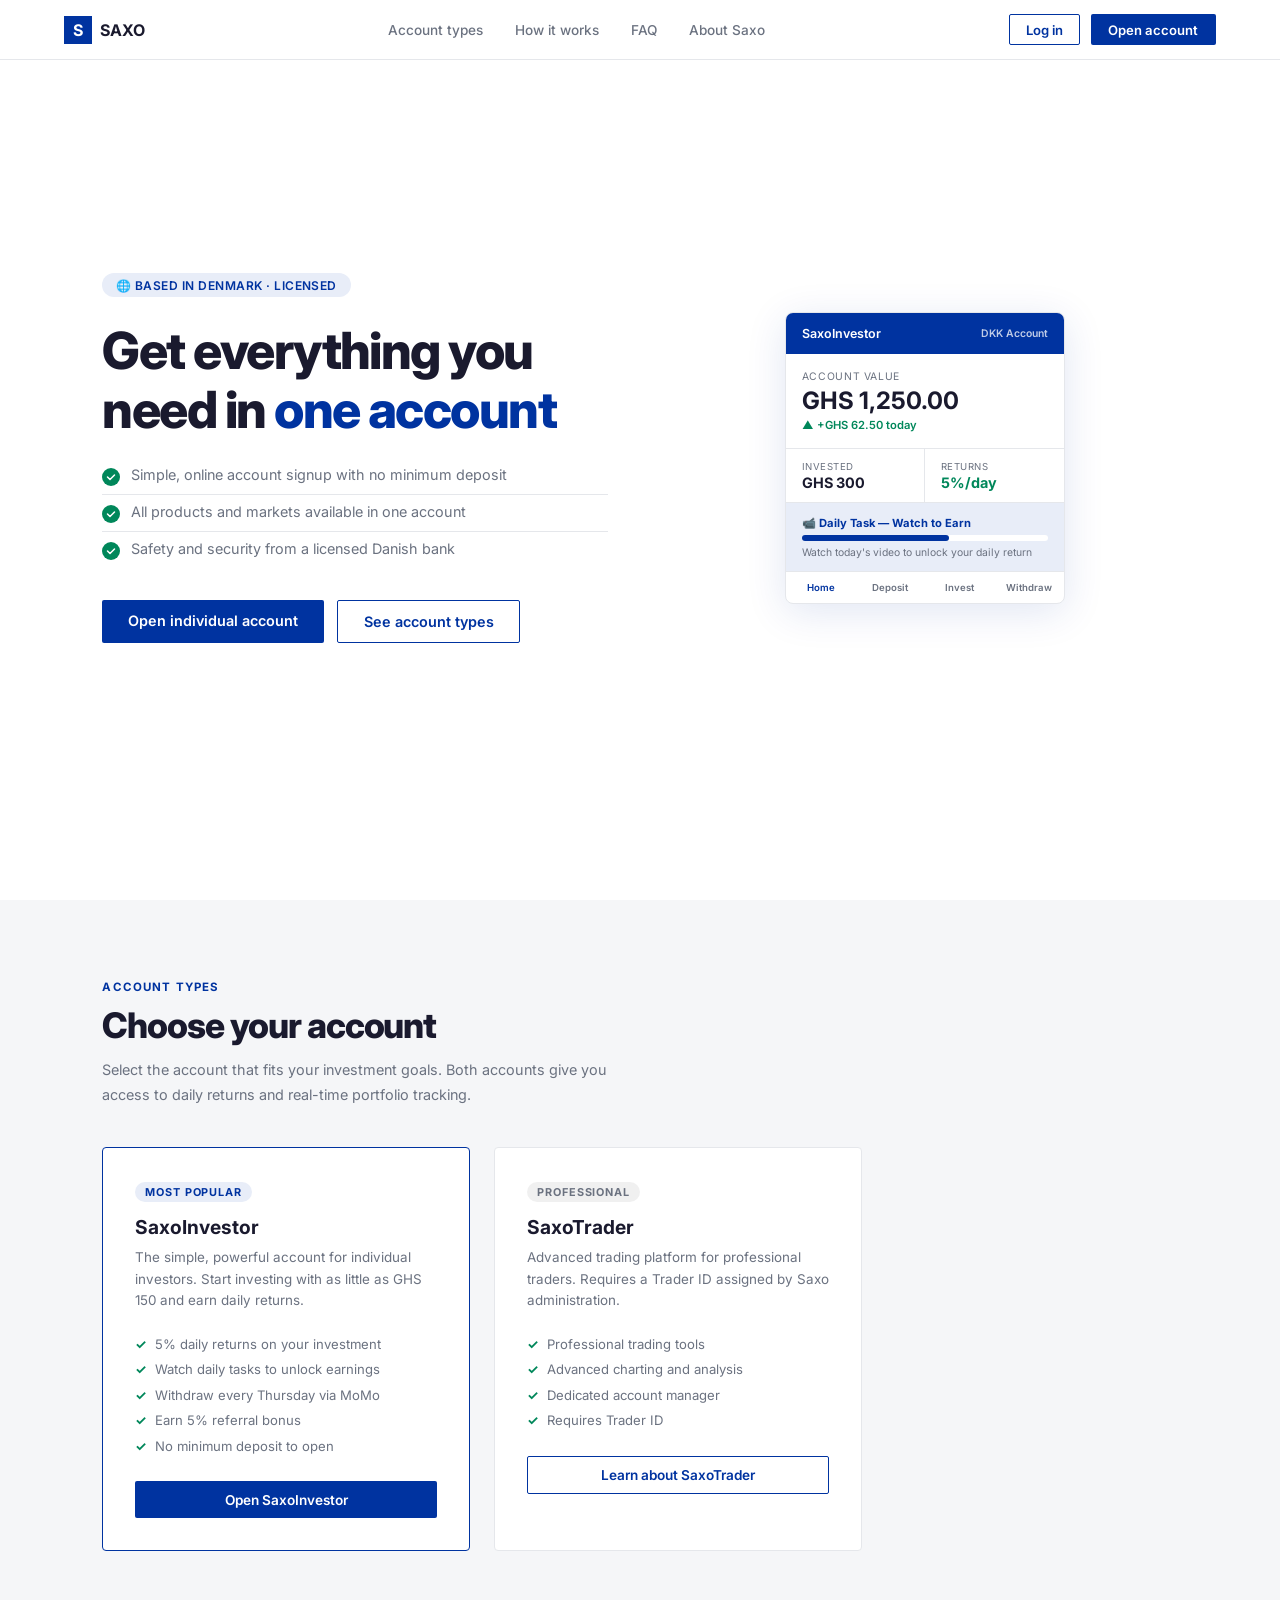
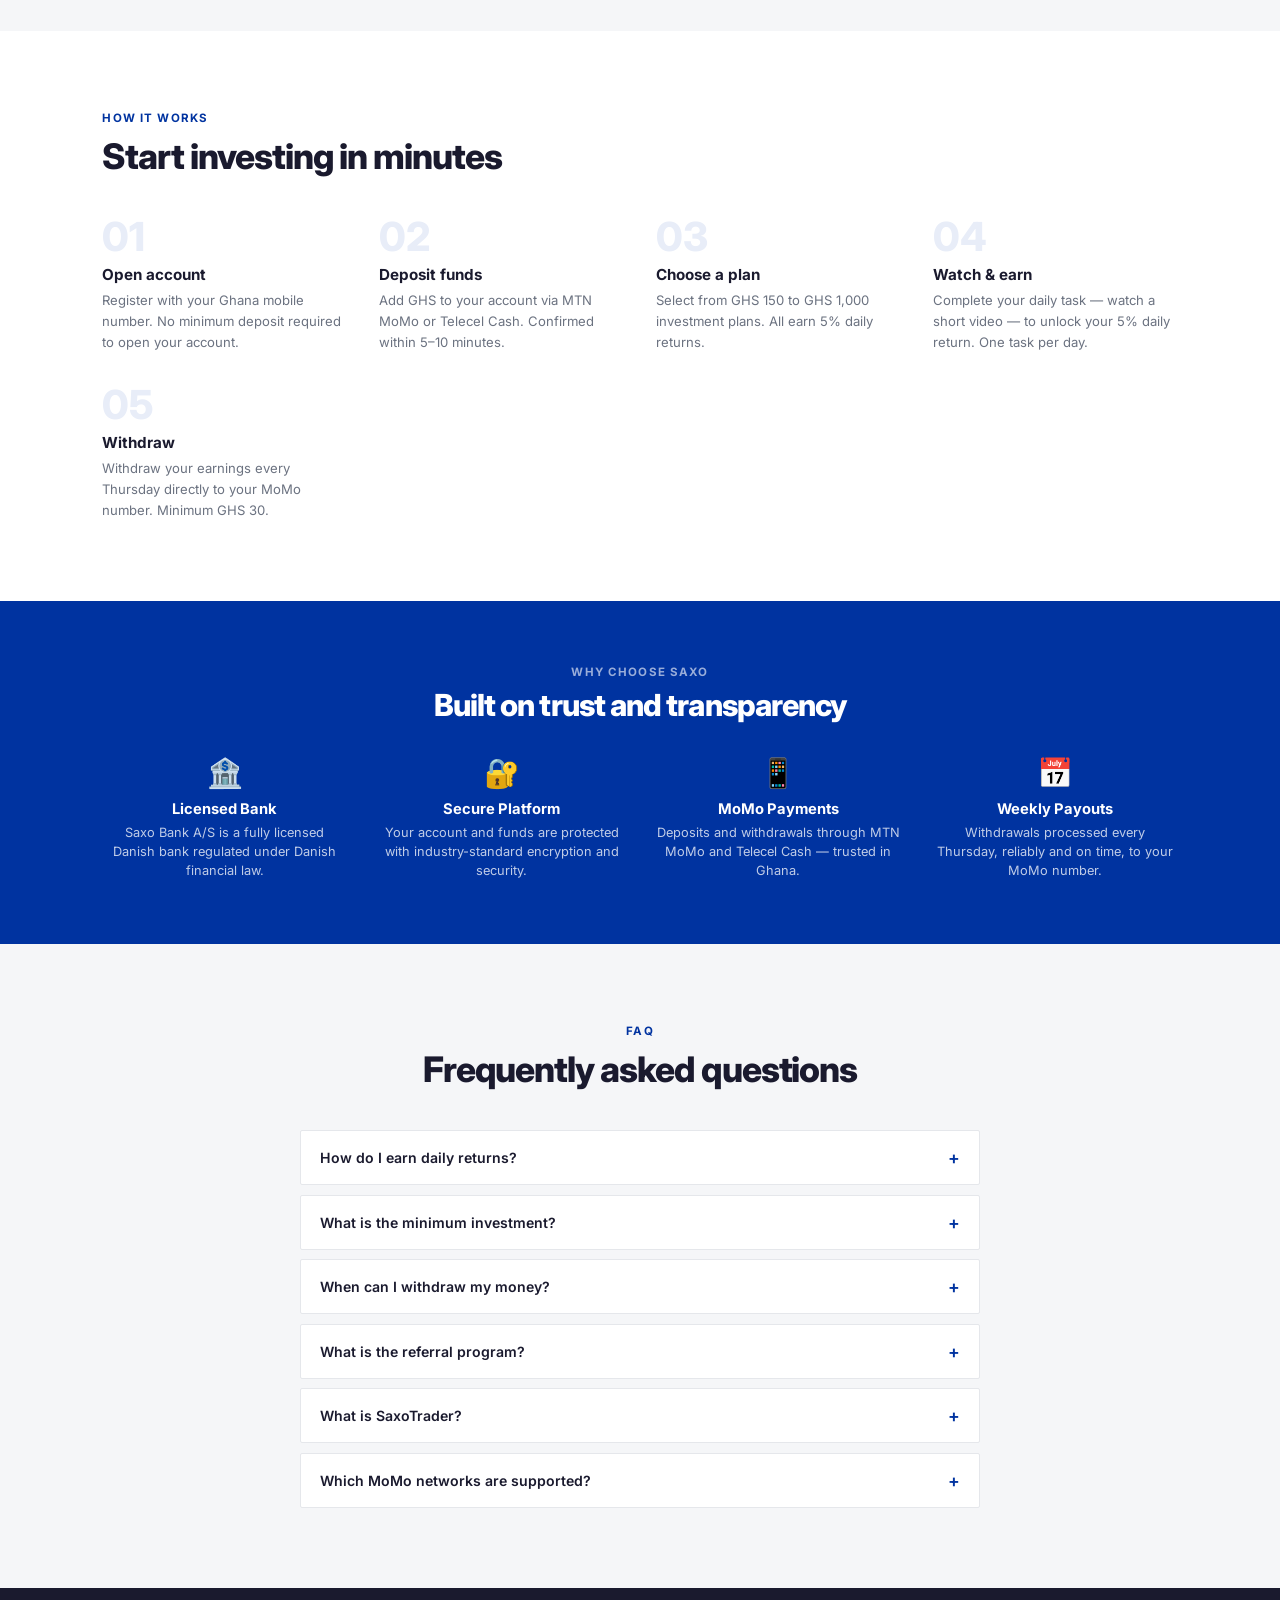
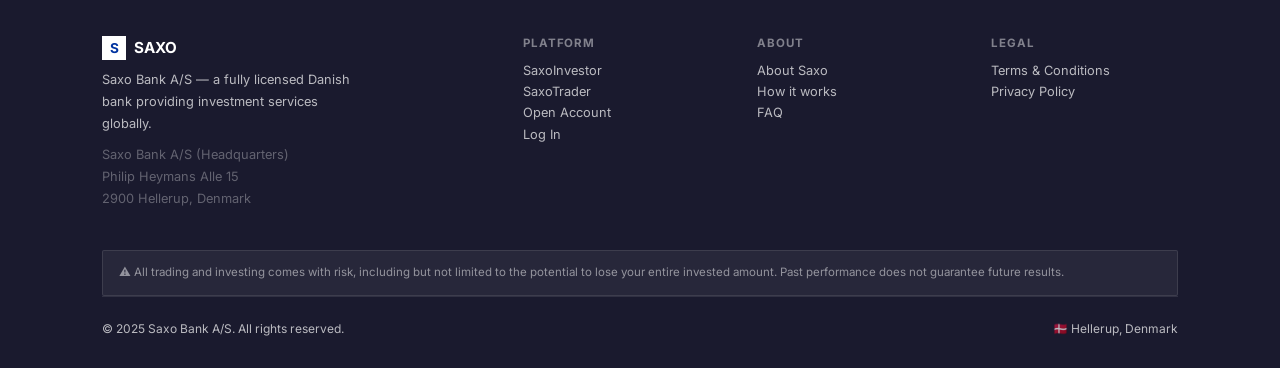
<file: index.html>
<!DOCTYPE html>
<html lang="en">
<head>
<meta charset="UTF-8"/>
<meta name="viewport" content="width=device-width,initial-scale=1.0"/>
<title>Saxo Bank — Be Invited. Start Investing.</title>
<link rel="icon" href="favicon.svg" type="image/svg+xml"/>
<link href="https://fonts.googleapis.com/css2?family=Inter:wght@300;400;500;600;700;800&display=swap" rel="stylesheet"/>
<style>
:root{--accent:#0033A0;--accent2:#002280;--light:#e8edf8;--green:#00875a;--text:#1a1a2e;--dim:#6b7280;--bg:#ffffff;--bg2:#f5f6f8;--border:#e5e7eb;}
*,*::before,*::after{box-sizing:border-box;margin:0;padding:0;}
html{scroll-behavior:smooth;}
body{font-family:'Inter',sans-serif;background:var(--bg);color:var(--text);overflow-x:hidden;}
a{text-decoration:none;color:inherit;}

/* NAV */
nav{position:fixed;top:0;left:0;right:0;z-index:100;background:#fff;border-bottom:1px solid var(--border);padding:0 5%;height:60px;display:flex;align-items:center;justify-content:space-between;}
.nav-logo{display:flex;align-items:center;gap:.5rem;}
.nav-logo-box{width:28px;height:28px;background:var(--accent);display:flex;align-items:center;justify-content:center;font-weight:700;font-size:1rem;color:#fff;}
.nav-logo-text{font-size:1rem;font-weight:700;color:var(--text);letter-spacing:-.01em;}
.nav-links{display:flex;align-items:center;gap:2rem;}
.nav-links a{font-size:.85rem;color:var(--dim);transition:color .2s;font-weight:500;}
.nav-links a:hover{color:var(--accent);}
.nav-open{background:var(--accent);color:#fff;padding:.45rem 1.1rem;font-size:.82rem;font-weight:600;border-radius:2px;transition:background .2s;}
.nav-open:hover{background:var(--accent2);}
.nav-login{color:var(--accent);font-size:.82rem;font-weight:600;border:1.5px solid var(--accent);padding:.42rem 1rem;border-radius:2px;transition:all .2s;}
.nav-login:hover{background:var(--accent);color:#fff;}

/* HERO */
.hero{min-height:100vh;display:grid;grid-template-columns:1fr 1fr;align-items:center;padding:80px 8% 4rem;gap:4rem;background:var(--bg);}
.hero-left{}
.hero-badge{display:inline-flex;align-items:center;gap:.5rem;background:var(--light);color:var(--accent);font-size:.75rem;font-weight:600;padding:.3rem .85rem;border-radius:20px;margin-bottom:1.5rem;letter-spacing:.04em;text-transform:uppercase;}
.hero h1{font-size:clamp(2rem,4vw,3.2rem);font-weight:800;line-height:1.15;letter-spacing:-.03em;color:var(--text);margin-bottom:1.2rem;}
.hero h1 span{color:var(--accent);}
.hero-features{list-style:none;margin-bottom:2rem;}
.hero-features li{display:flex;align-items:flex-start;gap:.65rem;padding:.5rem 0;font-size:.9rem;color:var(--dim);border-bottom:1px solid var(--border);}
.hero-features li:last-child{border-bottom:none;}
.feat-check{width:18px;height:18px;background:var(--green);border-radius:50%;display:flex;align-items:center;justify-content:center;flex-shrink:0;margin-top:2px;}
.feat-check svg{width:10px;height:10px;}
.hero-ctas{display:flex;gap:.85rem;flex-wrap:wrap;}
.btn-hero-primary{background:var(--accent);color:#fff;padding:.75rem 1.6rem;border-radius:2px;font-weight:600;font-size:.9rem;transition:all .2s;display:inline-block;}
.btn-hero-primary:hover{background:var(--accent2);}
.btn-hero-ghost{color:var(--accent);padding:.75rem 1.6rem;border:1.5px solid var(--accent);border-radius:2px;font-weight:600;font-size:.9rem;transition:all .2s;display:inline-block;}
.btn-hero-ghost:hover{background:var(--accent);color:#fff;}

/* HERO RIGHT — Mock dashboard */
.hero-right{display:flex;justify-content:center;}
.mock-device{width:280px;background:#fff;border:1px solid var(--border);border-radius:8px;box-shadow:0 8px 40px rgba(0,51,160,.12);overflow:hidden;}
.mock-header{background:var(--accent);padding:.8rem 1rem;display:flex;justify-content:space-between;align-items:center;}
.mock-header span{color:#fff;font-size:.78rem;font-weight:600;}
.mock-bal{padding:1rem;border-bottom:1px solid var(--border);}
.mock-bal-lbl{font-size:.65rem;color:var(--dim);text-transform:uppercase;letter-spacing:.06em;}
.mock-bal-val{font-size:1.5rem;font-weight:700;color:var(--text);margin:.2rem 0;}
.mock-bal-sub{font-size:.7rem;color:var(--green);font-weight:600;}
.mock-stats{display:grid;grid-template-columns:1fr 1fr;gap:0;border-bottom:1px solid var(--border);}
.mock-stat{padding:.7rem 1rem;border-right:1px solid var(--border);}
.mock-stat:last-child{border-right:none;}
.mock-stat-lbl{font-size:.6rem;color:var(--dim);text-transform:uppercase;letter-spacing:.05em;}
.mock-stat-val{font-size:.9rem;font-weight:700;color:var(--text);margin-top:.15rem;}
.mock-task{padding:.8rem 1rem;background:var(--light);}
.mock-task-title{font-size:.7rem;font-weight:700;color:var(--accent);margin-bottom:.3rem;}
.mock-task-bar{background:#fff;border-radius:3px;height:6px;margin-bottom:.3rem;}
.mock-task-bar-fill{height:6px;background:var(--accent);border-radius:3px;width:60%;}
.mock-task-text{font-size:.65rem;color:var(--dim);}
.mock-nav{display:flex;border-top:1px solid var(--border);}
.mock-nav-item{flex:1;padding:.6rem;text-align:center;font-size:.6rem;color:var(--dim);font-weight:600;}
.mock-nav-item.active{color:var(--accent);}

/* ACCOUNT TYPES */
.account-section{padding:5rem 8%;background:var(--bg2);}
.section-label{font-size:.72rem;font-weight:700;text-transform:uppercase;letter-spacing:.1em;color:var(--accent);margin-bottom:.6rem;}
.section-title{font-size:clamp(1.6rem,3vw,2.2rem);font-weight:800;letter-spacing:-.03em;margin-bottom:.8rem;}
.section-sub{color:var(--dim);font-size:.9rem;max-width:520px;line-height:1.7;margin-bottom:2.5rem;}
.account-grid{display:grid;grid-template-columns:1fr 1fr;gap:1.5rem;max-width:760px;}
.account-card{background:#fff;border:1.5px solid var(--border);border-radius:4px;padding:2rem;transition:all .25s;cursor:pointer;}
.account-card:hover{border-color:var(--accent);box-shadow:0 4px 24px rgba(0,51,160,.1);}
.account-card.featured{border-color:var(--accent);}
.account-tag{font-size:.68rem;font-weight:700;text-transform:uppercase;letter-spacing:.08em;color:var(--accent);background:var(--light);padding:3px 10px;border-radius:20px;display:inline-block;margin-bottom:.8rem;}
.account-card h3{font-size:1.2rem;font-weight:700;margin-bottom:.5rem;color:var(--text);}
.account-card p{font-size:.84rem;color:var(--dim);line-height:1.6;margin-bottom:1.2rem;}
.account-card ul{list-style:none;margin-bottom:1.4rem;}
.account-card ul li{font-size:.82rem;color:var(--dim);padding:.3rem 0;display:flex;align-items:center;gap:.5rem;}
.account-card ul li::before{content:"✓";color:var(--green);font-weight:700;flex-shrink:0;}
.account-btn{display:block;text-align:center;background:var(--accent);color:#fff;padding:.65rem 1.2rem;border-radius:2px;font-weight:600;font-size:.85rem;transition:background .2s;}
.account-card:not(.featured) .account-btn{background:transparent;color:var(--accent);border:1.5px solid var(--accent);}
.account-btn:hover{background:var(--accent2);color:#fff;}

/* HOW IT WORKS */
.how-section{padding:5rem 8%;background:var(--bg);}
.steps-grid{display:grid;grid-template-columns:repeat(auto-fit,minmax(200px,1fr));gap:2rem;margin-top:2.5rem;}
.step{position:relative;}
.step-num{font-size:2.5rem;font-weight:800;color:var(--light);line-height:1;margin-bottom:.5rem;font-family:'Inter',sans-serif;}
.step h3{font-size:.95rem;font-weight:700;margin-bottom:.4rem;}
.step p{font-size:.82rem;color:var(--dim);line-height:1.6;}

/* TRUST */
.trust-section{padding:4rem 8%;background:var(--accent);color:#fff;}
.trust-grid{display:grid;grid-template-columns:repeat(auto-fit,minmax(200px,1fr));gap:2rem;margin-top:2rem;}
.trust-item{text-align:center;}
.trust-icon{font-size:1.8rem;margin-bottom:.6rem;}
.trust-item h3{font-size:.92rem;font-weight:700;margin-bottom:.3rem;}
.trust-item p{font-size:.8rem;opacity:.75;line-height:1.5;}

/* FAQ */
.faq-section{padding:5rem 8%;background:var(--bg2);}
.faq-list{max-width:680px;margin:2.5rem auto 0;display:flex;flex-direction:column;gap:.6rem;}
.faq-item{background:#fff;border:1px solid var(--border);border-radius:2px;overflow:hidden;}
.faq-q{display:flex;justify-content:space-between;align-items:center;padding:1rem 1.2rem;cursor:pointer;font-weight:600;font-size:.88rem;user-select:none;}
.faq-q:hover{color:var(--accent);}
.faq-icon{font-size:1.1rem;color:var(--accent);transition:transform .2s;flex-shrink:0;}
.faq-a{max-height:0;overflow:hidden;transition:max-height .3s ease;}
.faq-a p{padding:0 1.2rem 1rem;font-size:.84rem;color:var(--dim);line-height:1.7;}
.faq-item.open .faq-a{max-height:200px;}
.faq-item.open .faq-icon{transform:rotate(45deg);}

/* FOOTER */
footer{background:var(--text);color:rgba(255,255,255,.7);padding:3rem 8% 2rem;}
.footer-top{display:grid;grid-template-columns:2fr 1fr 1fr 1fr;gap:3rem;margin-bottom:2.5rem;}
.footer-brand p{font-size:.8rem;line-height:1.7;margin-top:.6rem;max-width:260px;}
.footer-col h4{font-size:.72rem;text-transform:uppercase;letter-spacing:.08em;color:rgba(255,255,255,.45);margin-bottom:.8rem;font-weight:700;}
.footer-col a{display:block;font-size:.8rem;margin-bottom:.4rem;transition:color .2s;cursor:pointer;}
.footer-col a:hover{color:#fff;}
.footer-bottom{display:flex;justify-content:space-between;align-items:center;padding-top:1.5rem;border-top:1px solid rgba(255,255,255,.1);font-size:.75rem;flex-wrap:wrap;gap:.8rem;}
.footer-address{font-size:.72rem;opacity:.45;margin-top:.4rem;line-height:1.6;}
.risk-warning{background:rgba(255,255,255,.06);border:1px solid rgba(255,255,255,.1);border-radius:2px;padding:.8rem 1rem;font-size:.72rem;color:rgba(255,255,255,.5);line-height:1.6;margin-top:1.5rem;}

@media(max-width:768px){
  .hero{grid-template-columns:1fr;padding:80px 5% 3rem;gap:2.5rem;}
  .hero-right{display:none;}
  .account-grid{grid-template-columns:1fr;}
  .footer-top{grid-template-columns:1fr 1fr;}
  .nav-links{display:none;}
}
</style>
</head>
<body>

<!-- NAV -->
<nav>
  <div class="nav-logo">
    <div class="nav-logo-box">S</div>
    <span class="nav-logo-text">SAXO</span>
  </div>
  <div class="nav-links">
    <a href="#accounts">Account types</a>
    <a href="#how">How it works</a>
    <a href="#faq">FAQ</a>
    <a href="about.html">About Saxo</a>
  </div>
  <div style="display:flex;align-items:center;gap:.7rem;">
    <a href="dashboard.html" class="nav-login">Log in</a>
    <a href="dashboard.html" class="nav-open">Open account</a>
  </div>
</nav>

<!-- HERO -->
<section class="hero">
  <div class="hero-left">
    <div class="hero-badge">🌐 Based in Denmark · Licensed</div>
    <h1>Get everything you<br/>need in <span>one account</span></h1>
    <ul class="hero-features">
      <li>
        <div class="feat-check"><svg viewBox="0 0 10 10" fill="none"><path d="M1.5 5l2.5 2.5 4.5-4.5" stroke="#fff" stroke-width="1.5" stroke-linecap="round" stroke-linejoin="round"/></svg></div>
        Simple, online account signup with no minimum deposit
      </li>
      <li>
        <div class="feat-check"><svg viewBox="0 0 10 10" fill="none"><path d="M1.5 5l2.5 2.5 4.5-4.5" stroke="#fff" stroke-width="1.5" stroke-linecap="round" stroke-linejoin="round"/></svg></div>
        All products and markets available in one account
      </li>
      <li>
        <div class="feat-check"><svg viewBox="0 0 10 10" fill="none"><path d="M1.5 5l2.5 2.5 4.5-4.5" stroke="#fff" stroke-width="1.5" stroke-linecap="round" stroke-linejoin="round"/></svg></div>
        Safety and security from a licensed Danish bank
      </li>
    </ul>
    <div class="hero-ctas">
      <a href="dashboard.html" class="btn-hero-primary">Open individual account</a>
      <a href="#accounts" class="btn-hero-ghost">See account types</a>
    </div>
  </div>
  <div class="hero-right">
    <div class="mock-device">
      <div class="mock-header">
        <span>SaxoInvestor</span>
        <span style="font-size:.65rem;opacity:.75;">DKK Account</span>
      </div>
      <div class="mock-bal">
        <div class="mock-bal-lbl">Account Value</div>
        <div class="mock-bal-val">GHS 1,250.00</div>
        <div class="mock-bal-sub">▲ +GHS 62.50 today</div>
      </div>
      <div class="mock-stats">
        <div class="mock-stat">
          <div class="mock-stat-lbl">Invested</div>
          <div class="mock-stat-val">GHS 300</div>
        </div>
        <div class="mock-stat">
          <div class="mock-stat-lbl">Returns</div>
          <div class="mock-stat-val" style="color:#00875a">5%/day</div>
        </div>
      </div>
      <div class="mock-task">
        <div class="mock-task-title">📹 Daily Task — Watch to Earn</div>
        <div class="mock-task-bar"><div class="mock-task-bar-fill"></div></div>
        <div class="mock-task-text">Watch today's video to unlock your daily return</div>
      </div>
      <div class="mock-nav">
        <div class="mock-nav-item active">Home</div>
        <div class="mock-nav-item">Deposit</div>
        <div class="mock-nav-item">Invest</div>
        <div class="mock-nav-item">Withdraw</div>
      </div>
    </div>
  </div>
</section>

<!-- ACCOUNT TYPES -->
<section class="account-section" id="accounts">
  <div class="section-label">Account types</div>
  <h2 class="section-title">Choose your account</h2>
  <p class="section-sub">Select the account that fits your investment goals. Both accounts give you access to daily returns and real-time portfolio tracking.</p>
  <div class="account-grid">
    <div class="account-card featured" onclick="location.href='dashboard.html'">
      <span class="account-tag">Most Popular</span>
      <h3>SaxoInvestor</h3>
      <p>The simple, powerful account for individual investors. Start investing with as little as GHS 150 and earn daily returns.</p>
      <ul>
        <li>5% daily returns on your investment</li>
        <li>Watch daily tasks to unlock earnings</li>
        <li>Withdraw every Thursday via MoMo</li>
        <li>Earn 5% referral bonus</li>
        <li>No minimum deposit to open</li>
      </ul>
      <a href="dashboard.html" class="account-btn">Open SaxoInvestor</a>
    </div>
    <div class="account-card" onclick="showTraderInfo()">
      <span class="account-tag" style="background:rgba(0,0,0,.06);color:#6b7280;">Professional</span>
      <h3>SaxoTrader</h3>
      <p>Advanced trading platform for professional traders. Requires a Trader ID assigned by Saxo administration.</p>
      <ul>
        <li>Professional trading tools</li>
        <li>Advanced charting and analysis</li>
        <li>Dedicated account manager</li>
        <li>Requires Trader ID</li>
      </ul>
      <a onclick="showTraderInfo()" class="account-btn" style="background:transparent;color:var(--accent);border:1.5px solid var(--accent);display:block;text-align:center;padding:.65rem 1.2rem;border-radius:2px;font-weight:600;font-size:.85rem;cursor:pointer;">Learn about SaxoTrader</a>
    </div>
  </div>
</section>

<!-- HOW IT WORKS -->
<section class="how-section" id="how">
  <div class="section-label">How it works</div>
  <h2 class="section-title">Start investing in minutes</h2>
  <div class="steps-grid">
    <div class="step"><div class="step-num">01</div><h3>Open account</h3><p>Register with your Ghana mobile number. No minimum deposit required to open your account.</p></div>
    <div class="step"><div class="step-num">02</div><h3>Deposit funds</h3><p>Add GHS to your account via MTN MoMo or Telecel Cash. Confirmed within 5–10 minutes.</p></div>
    <div class="step"><div class="step-num">03</div><h3>Choose a plan</h3><p>Select from GHS 150 to GHS 1,000 investment plans. All earn 5% daily returns.</p></div>
    <div class="step"><div class="step-num">04</div><h3>Watch &amp; earn</h3><p>Complete your daily task — watch a short video — to unlock your 5% daily return. One task per day.</p></div>
    <div class="step"><div class="step-num">05</div><h3>Withdraw</h3><p>Withdraw your earnings every Thursday directly to your MoMo number. Minimum GHS 30.</p></div>
  </div>
</section>

<!-- TRUST -->
<section class="trust-section">
  <div style="text-align:center;margin-bottom:1rem;">
    <div style="font-size:.72rem;font-weight:700;text-transform:uppercase;letter-spacing:.1em;color:rgba(255,255,255,.6);margin-bottom:.5rem;">Why choose Saxo</div>
    <h2 style="font-size:clamp(1.4rem,3vw,1.9rem);font-weight:800;letter-spacing:-.03em;">Built on trust and transparency</h2>
  </div>
  <div class="trust-grid">
    <div class="trust-item"><div class="trust-icon">🏦</div><h3>Licensed Bank</h3><p>Saxo Bank A/S is a fully licensed Danish bank regulated under Danish financial law.</p></div>
    <div class="trust-item"><div class="trust-icon">🔐</div><h3>Secure Platform</h3><p>Your account and funds are protected with industry-standard encryption and security.</p></div>
    <div class="trust-item"><div class="trust-icon">📱</div><h3>MoMo Payments</h3><p>Deposits and withdrawals through MTN MoMo and Telecel Cash — trusted in Ghana.</p></div>
    <div class="trust-item"><div class="trust-icon">📅</div><h3>Weekly Payouts</h3><p>Withdrawals processed every Thursday, reliably and on time, to your MoMo number.</p></div>
  </div>
</section>

<!-- FAQ -->
<section class="faq-section" id="faq">
  <div style="text-align:center"><div class="section-label">FAQ</div><h2 class="section-title">Frequently asked questions</h2></div>
  <div class="faq-list">
    <div class="faq-item"><div class="faq-q" onclick="toggleFaq(this)">How do I earn daily returns? <span class="faq-icon">+</span></div><div class="faq-a"><p>After investing, you need to complete one daily task — watch a short video — to unlock your 5% daily return. Without completing the task, returns are not credited for that day.</p></div></div>
    <div class="faq-item"><div class="faq-q" onclick="toggleFaq(this)">What is the minimum investment? <span class="faq-icon">+</span></div><div class="faq-a"><p>The minimum investment plan starts at GHS 150. There is no minimum deposit to open an account.</p></div></div>
    <div class="faq-item"><div class="faq-q" onclick="toggleFaq(this)">When can I withdraw my money? <span class="faq-icon">+</span></div><div class="faq-a"><p>Withdrawals are processed every Thursday. Minimum withdrawal is GHS 30. A 1.4% processing fee is deducted from your withdrawal amount.</p></div></div>
    <div class="faq-item"><div class="faq-q" onclick="toggleFaq(this)">What is the referral program? <span class="faq-icon">+</span></div><div class="faq-a"><p>When you refer a friend and they make their first deposit, you earn 5% of their deposit amount — credited instantly to your balance.</p></div></div>
    <div class="faq-item"><div class="faq-q" onclick="toggleFaq(this)">What is SaxoTrader? <span class="faq-icon">+</span></div><div class="faq-a"><p>SaxoTrader is an advanced account for professional traders. It requires a Trader ID assigned by Saxo administration. For regular investors, we recommend starting with SaxoInvestor.</p></div></div>
    <div class="faq-item"><div class="faq-q" onclick="toggleFaq(this)">Which MoMo networks are supported? <span class="faq-icon">+</span></div><div class="faq-a"><p>We support MTN MoMo and Telecel Cash for both deposits and withdrawals. The correct account is assigned automatically based on your network.</p></div></div>
  </div>
</section>

<!-- FOOTER -->
<footer>
  <div class="footer-top">
    <div class="footer-brand">
      <div style="display:flex;align-items:center;gap:.5rem;margin-bottom:.5rem;">
        <div style="width:24px;height:24px;background:#fff;display:flex;align-items:center;justify-content:center;font-weight:700;font-size:.85rem;color:var(--accent);">S</div>
        <span style="font-weight:700;color:#fff;font-size:.95rem;letter-spacing:-.01em;">SAXO</span>
      </div>
      <p>Saxo Bank A/S — a fully licensed Danish bank providing investment services globally.</p>
      <p class="footer-address">Saxo Bank A/S (Headquarters)<br/>Philip Heymans Alle 15<br/>2900 Hellerup, Denmark</p>
    </div>
    <div class="footer-col">
      <h4>Platform</h4>
      <a href="dashboard.html">SaxoInvestor</a>
      <a onclick="showTraderInfo()">SaxoTrader</a>
      <a href="dashboard.html">Open Account</a>
      <a href="dashboard.html">Log In</a>
    </div>
    <div class="footer-col">
      <h4>About</h4>
      <a href="about.html">About Saxo</a>
      <a href="#how">How it works</a>
      <a href="#faq">FAQ</a>
    </div>
    <div class="footer-col">
      <h4>Legal</h4>
      <a href="terms.html">Terms &amp; Conditions</a>
      <a href="privacy.html">Privacy Policy</a>
    </div>
  </div>
  <div class="risk-warning">
    ⚠️ All trading and investing comes with risk, including but not limited to the potential to lose your entire invested amount. Past performance does not guarantee future results.
  </div>
  <div class="footer-bottom">
    <span>© 2025 Saxo Bank A/S. All rights reserved.</span>
    <span>🇩🇰 Hellerup, Denmark</span>
  </div>
</footer>

<!-- TRADER INFO MODAL -->
<div id="traderModal" style="display:none;position:fixed;inset:0;background:rgba(0,0,0,.5);z-index:999;align-items:center;justify-content:center;padding:1rem;">
  <div style="background:#fff;border-radius:4px;padding:2rem;max-width:400px;width:100%;text-align:center;box-shadow:0 8px 40px rgba(0,0,0,.2);">
    <div style="font-size:2rem;margin-bottom:.8rem;">🔐</div>
    <h3 style="font-size:1.1rem;font-weight:700;margin-bottom:.6rem;color:#1a1a2e;">SaxoTrader Access</h3>
    <p style="font-size:.85rem;color:#6b7280;line-height:1.7;margin-bottom:1.3rem;">SaxoTrader requires a <strong style="color:#0033A0;">Trader ID</strong> which is assigned by Saxo administration.<br><br>For individual investors, we recommend <strong>SaxoInvestor</strong> — the easiest way to start earning daily returns today.</p>
    <a href="dashboard.html" style="display:block;background:#0033A0;color:#fff;padding:.7rem 1.2rem;border-radius:2px;font-weight:600;font-size:.88rem;margin-bottom:.6rem;">Open SaxoInvestor Instead</a>
    <button onclick="document.getElementById('traderModal').style.display='none'" style="background:none;border:none;color:#6b7280;font-size:.83rem;cursor:pointer;">Close</button>
  </div>
</div>

<script>
function toggleFaq(el){el.parentElement.classList.toggle('open');}
function showTraderInfo(){document.getElementById('traderModal').style.display='flex';}
</script>
</body>
</html>
</file>
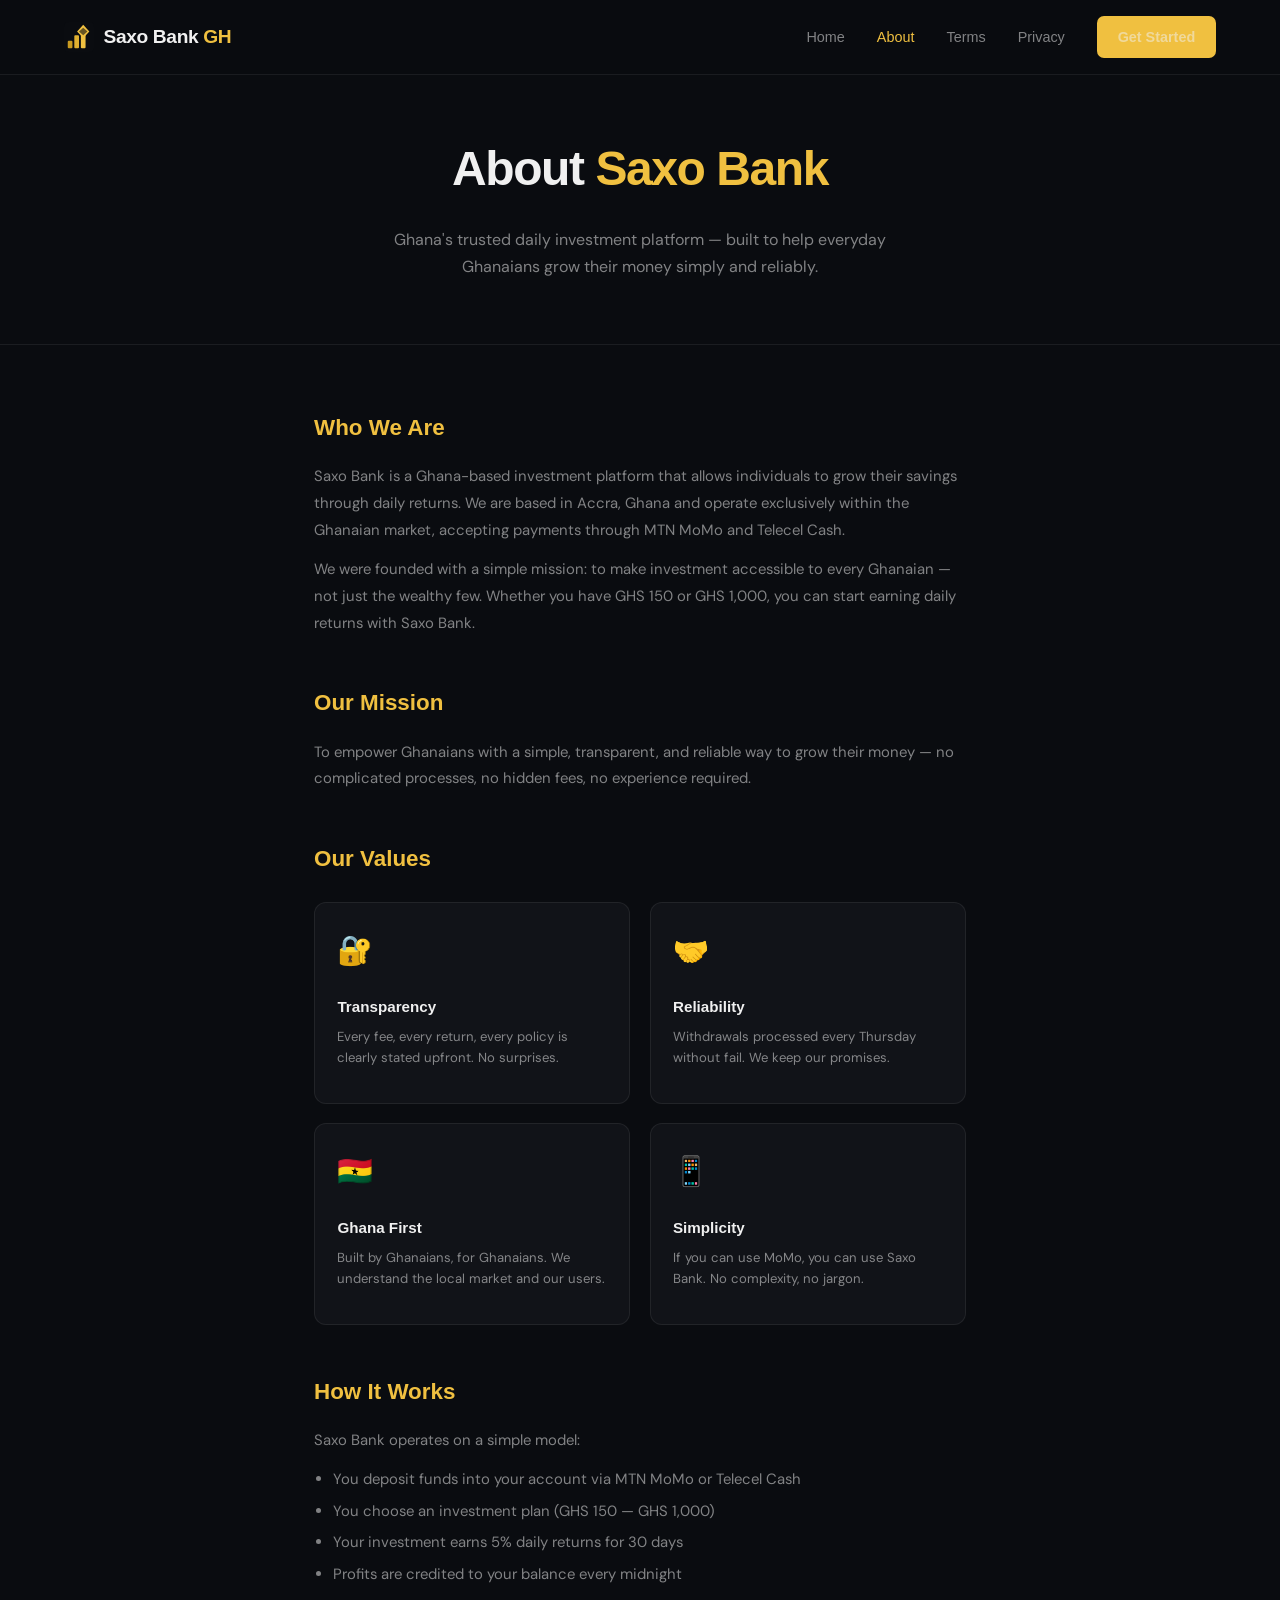
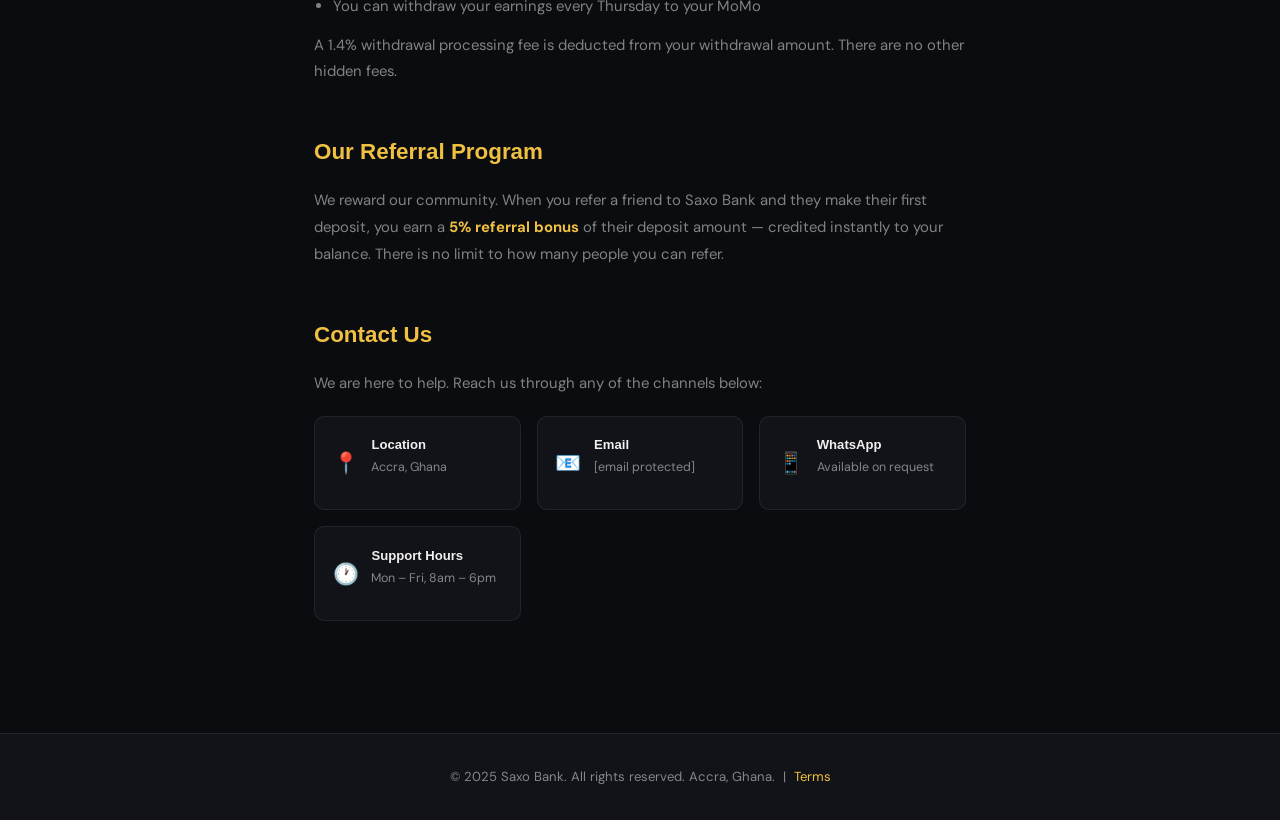
<file: about.html>
<!DOCTYPE html>
<html lang="en">
<head>
<meta charset="UTF-8"/>
<meta name="viewport" content="width=device-width,initial-scale=1.0"/>
<title>About Us — Saxo Bank</title>
<link rel="icon" href="favicon.svg" type="image/svg+xml"/>
<link href="https://fonts.googleapis.com/css2?family=Syne:wght@400;600;700;800&family=DM+Sans:wght@300;400;500&display=swap" rel="stylesheet"/>
<style>
:root{--bg:#0a0c10;--surface:#111318;--surface2:#181c23;--border:rgba(255,255,255,0.07);--accent:#f0c040;--accent2:#e0a820;--green:#22c55e;--text:#f0f0f0;--dim:rgba(240,240,240,0.52);}
*,*::before,*::after{box-sizing:border-box;margin:0;padding:0;}
body{font-family:'DM Sans',sans-serif;background:var(--bg);color:var(--text);line-height:1.7;}
h1,h2,h3,h4,nav{font-family:Inter,sans-serif;}
a{text-decoration:none;color:inherit;}

/* NAV */
nav{position:fixed;top:0;left:0;right:0;z-index:100;display:flex;align-items:center;justify-content:space-between;padding:1rem 5%;background:rgba(10,12,16,0.95);backdrop-filter:blur(12px);border-bottom:1px solid var(--border);}
.logo-mark{display:inline-flex;align-items:center;gap:.6rem;}
.logo-name{font-family:Inter,sans-serif;font-size:1.2rem;font-weight:800;letter-spacing:-.02em;}
.logo-name em{font-style:normal;color:var(--accent);}
.nav-links{display:flex;align-items:center;gap:2rem;}
.nav-links a{font-size:.9rem;color:var(--dim);transition:color .2s;}
.nav-links a:hover,.nav-links a.active{color:var(--accent);}
.nav-cta{background:var(--accent);color:#000;padding:.55rem 1.3rem;border-radius:7px;font-family:Inter,sans-serif;font-weight:700;font-size:.88rem;}
.nav-cta:hover{background:var(--accent2);}

/* PAGE */
.page-hero{padding:8rem 5% 4rem;text-align:center;border-bottom:1px solid var(--border);}
.page-hero h1{font-size:clamp(2rem,5vw,3rem);font-weight:800;letter-spacing:-.03em;margin-bottom:1rem;}
.page-hero h1 em{font-style:normal;color:var(--accent);}
.page-hero p{color:var(--dim);font-size:1rem;max-width:560px;margin:0 auto;}
.content{max-width:780px;margin:0 auto;padding:4rem 5%;}
.section{margin-bottom:3rem;}
.section h2{font-size:1.4rem;font-weight:700;margin-bottom:1rem;color:var(--accent);}
.section h3{font-size:1.05rem;font-weight:700;margin-bottom:.5rem;margin-top:1.2rem;color:var(--text);}
.section p{color:var(--dim);font-size:.93rem;margin-bottom:.8rem;line-height:1.8;}
.section ul{color:var(--dim);font-size:.93rem;padding-left:1.2rem;margin-bottom:.8rem;}
.section ul li{margin-bottom:.4rem;line-height:1.7;}

/* CARDS */
.value-grid{display:grid;grid-template-columns:repeat(auto-fit,minmax(220px,1fr));gap:1.2rem;margin-top:1.5rem;}
.value-card{background:var(--surface);border:1px solid var(--border);border-radius:12px;padding:1.4rem;}
.value-icon{font-size:1.8rem;margin-bottom:.7rem;}
.value-card h3{font-size:.95rem;font-weight:700;margin-bottom:.4rem;color:var(--text);}
.value-card p{font-size:.82rem;color:var(--dim);line-height:1.6;}

/* TEAM */
.team-grid{display:grid;grid-template-columns:repeat(auto-fit,minmax(200px,1fr));gap:1.2rem;margin-top:1.5rem;}
.team-card{background:var(--surface);border:1px solid var(--border);border-radius:12px;padding:1.4rem;text-align:center;}
.team-av{width:60px;height:60px;background:var(--accent);color:#000;border-radius:50%;display:flex;align-items:center;justify-content:center;font-family:Inter,sans-serif;font-weight:800;font-size:1.3rem;margin:0 auto .7rem;}
.team-card h3{font-size:.92rem;font-weight:700;color:var(--text);}
.team-card p{font-size:.78rem;color:var(--dim);margin-top:.2rem;}

/* CONTACT */
.contact-grid{display:grid;grid-template-columns:repeat(auto-fit,minmax(200px,1fr));gap:1rem;margin-top:1.2rem;}
.contact-item{background:var(--surface);border:1px solid var(--border);border-radius:10px;padding:1.1rem;display:flex;align-items:center;gap:.8rem;}
.contact-icon{font-size:1.3rem;flex-shrink:0;}
.contact-item h4{font-size:.82rem;font-weight:600;color:var(--text);}
.contact-item p{font-size:.78rem;color:var(--dim);}

/* FOOTER */
footer{background:var(--surface);border-top:1px solid var(--border);padding:2rem 5%;text-align:center;font-size:.82rem;color:var(--dim);}
footer a{color:var(--accent);}
</style>
</head>
<body>

<nav>
  <div class="logo-mark">
    <svg viewBox="0 0 64 64" width="30" height="30" xmlns="http://www.w3.org/2000/svg">
      <rect width="64" height="64" rx="10" fill="#0a0c10"/>
      <rect x="8" y="40" width="10" height="16" rx="2" fill="#c89a20"/>
      <rect x="22" y="28" width="10" height="28" rx="2" fill="#e0b030"/>
      <rect x="36" y="14" width="10" height="42" rx="2" fill="#f0c040"/>
      <polygon points="41,6 54,20 41,34 28,20" fill="#f0c040"/>
      <polygon points="41,12 50,20 41,28 32,20" fill="#0a0c10" opacity="0.6"/>
    </svg>
    <span class="logo-name">Saxo Bank <em>GH</em></span>
  </div>
  <div class="nav-links">
    <a href="index.html">Home</a>
    <a href="about.html" class="active">About</a>
    <a href="terms.html">Terms</a>
    <a href="privacy.html">Privacy</a>
    <a href="dashboard.html" class="nav-cta">Get Started</a>
  </div>
</nav>

<div class="page-hero">
  <h1>About <em>Saxo Bank</em></h1>
  <p>Ghana's trusted daily investment platform — built to help everyday Ghanaians grow their money simply and reliably.</p>
</div>

<div class="content">

  <div class="section">
    <h2>Who We Are</h2>
    <p>Saxo Bank is a Ghana-based investment platform that allows individuals to grow their savings through daily returns. We are based in Accra, Ghana and operate exclusively within the Ghanaian market, accepting payments through MTN MoMo and Telecel Cash.</p>
    <p>We were founded with a simple mission: to make investment accessible to every Ghanaian — not just the wealthy few. Whether you have GHS 150 or GHS 1,000, you can start earning daily returns with Saxo Bank.</p>
  </div>

  <div class="section">
    <h2>Our Mission</h2>
    <p>To empower Ghanaians with a simple, transparent, and reliable way to grow their money — no complicated processes, no hidden fees, no experience required.</p>
  </div>

  <div class="section">
    <h2>Our Values</h2>
    <div class="value-grid">
      <div class="value-card">
        <div class="value-icon">🔐</div>
        <h3>Transparency</h3>
        <p>Every fee, every return, every policy is clearly stated upfront. No surprises.</p>
      </div>
      <div class="value-card">
        <div class="value-icon">🤝</div>
        <h3>Reliability</h3>
        <p>Withdrawals processed every Thursday without fail. We keep our promises.</p>
      </div>
      <div class="value-card">
        <div class="value-icon">🇬🇭</div>
        <h3>Ghana First</h3>
        <p>Built by Ghanaians, for Ghanaians. We understand the local market and our users.</p>
      </div>
      <div class="value-card">
        <div class="value-icon">📱</div>
        <h3>Simplicity</h3>
        <p>If you can use MoMo, you can use Saxo Bank. No complexity, no jargon.</p>
      </div>
    </div>
  </div>

  <div class="section">
    <h2>How It Works</h2>
    <p>Saxo Bank operates on a simple model:</p>
    <ul>
      <li>You deposit funds into your account via MTN MoMo or Telecel Cash</li>
      <li>You choose an investment plan (GHS 150 — GHS 1,000)</li>
      <li>Your investment earns 5% daily returns for 30 days</li>
      <li>Profits are credited to your balance every midnight</li>
      <li>You can withdraw your earnings every Thursday to your MoMo</li>
    </ul>
    <p>A 1.4% withdrawal processing fee is deducted from your withdrawal amount. There are no other hidden fees.</p>
  </div>

  <div class="section">
    <h2>Our Referral Program</h2>
    <p>We reward our community. When you refer a friend to Saxo Bank and they make their first deposit, you earn a <strong style="color:var(--accent)">5% referral bonus</strong> of their deposit amount — credited instantly to your balance. There is no limit to how many people you can refer.</p>
  </div>

  <div class="section">
    <h2>Contact Us</h2>
    <p>We are here to help. Reach us through any of the channels below:</p>
    <div class="contact-grid">
      <div class="contact-item">
        <div class="contact-icon">📍</div>
        <div>
          <h4>Location</h4>
          <p>Accra, Ghana</p>
        </div>
      </div>
      <div class="contact-item">
        <div class="contact-icon">📧</div>
        <div>
          <h4>Email</h4>
          <p><a href="/cdn-cgi/l/email-protection" class="__cf_email__" data-cfemail="d9aaaca9a9b6abad99b0b7afbcaaada9abb6beb1f7bab6b4">[email&#160;protected]</a></p>
        </div>
      </div>
      <div class="contact-item">
        <div class="contact-icon">📱</div>
        <div>
          <h4>WhatsApp</h4>
          <p>Available on request</p>
        </div>
      </div>
      <div class="contact-item">
        <div class="contact-icon">🕐</div>
        <div>
          <h4>Support Hours</h4>
          <p>Mon – Fri, 8am – 6pm</p>
        </div>
      </div>
    </div>
  </div>

</div>

<footer>
  <p>© 2025 Saxo Bank. All rights reserved. Accra, Ghana. &nbsp;|&nbsp; <a href="terms.html">Terms</a
</file>
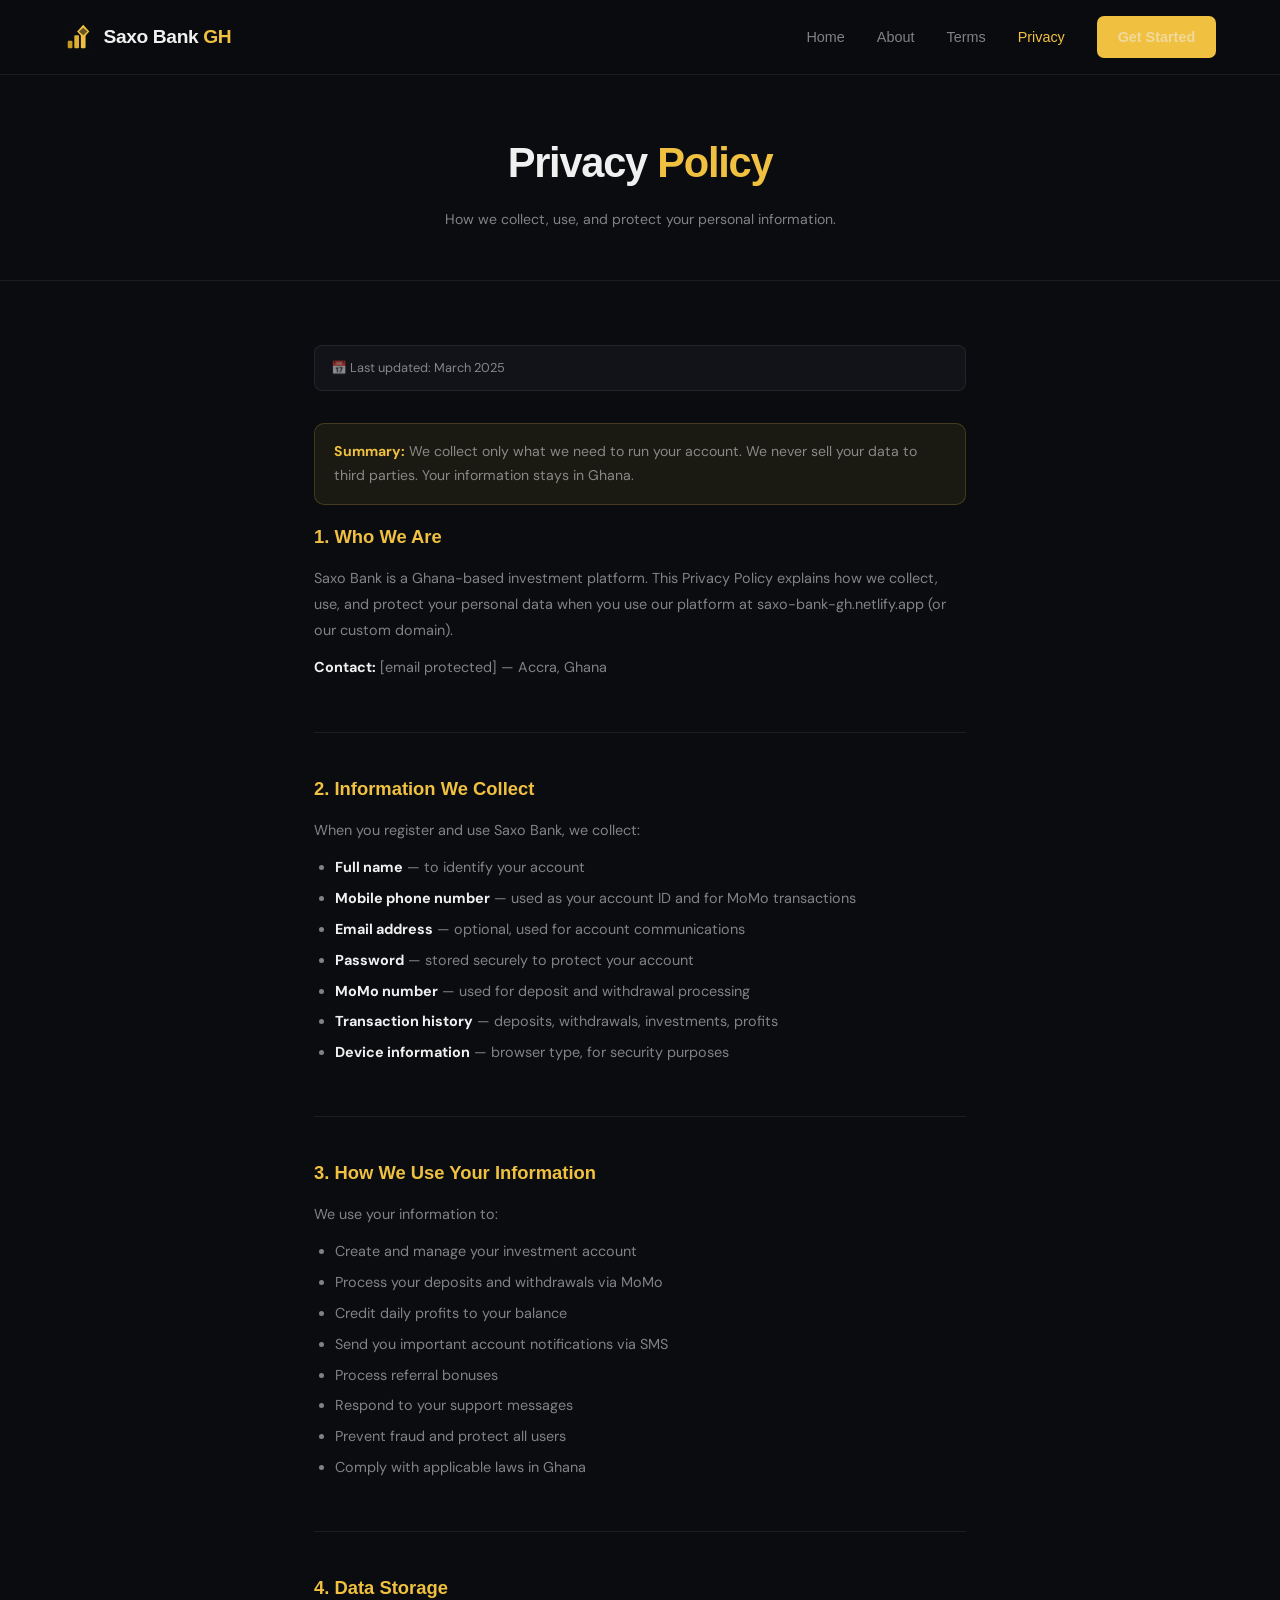
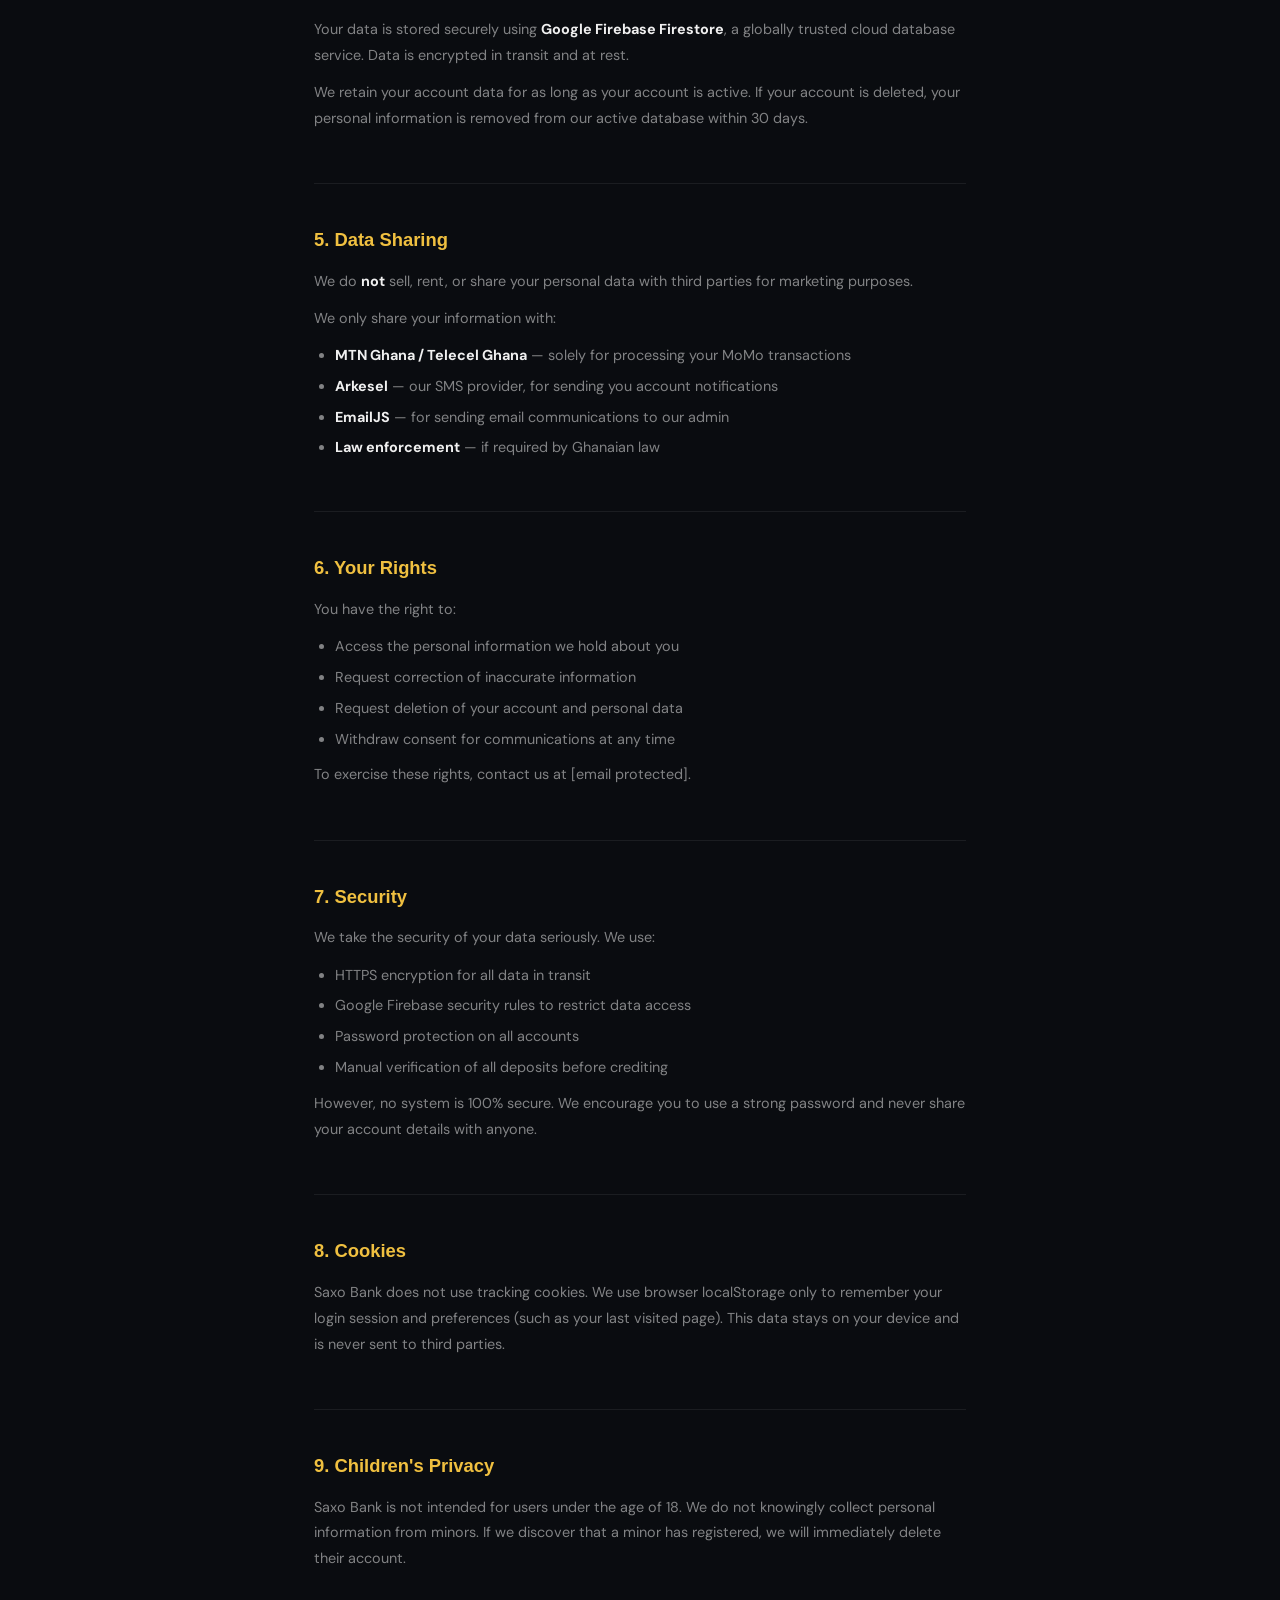
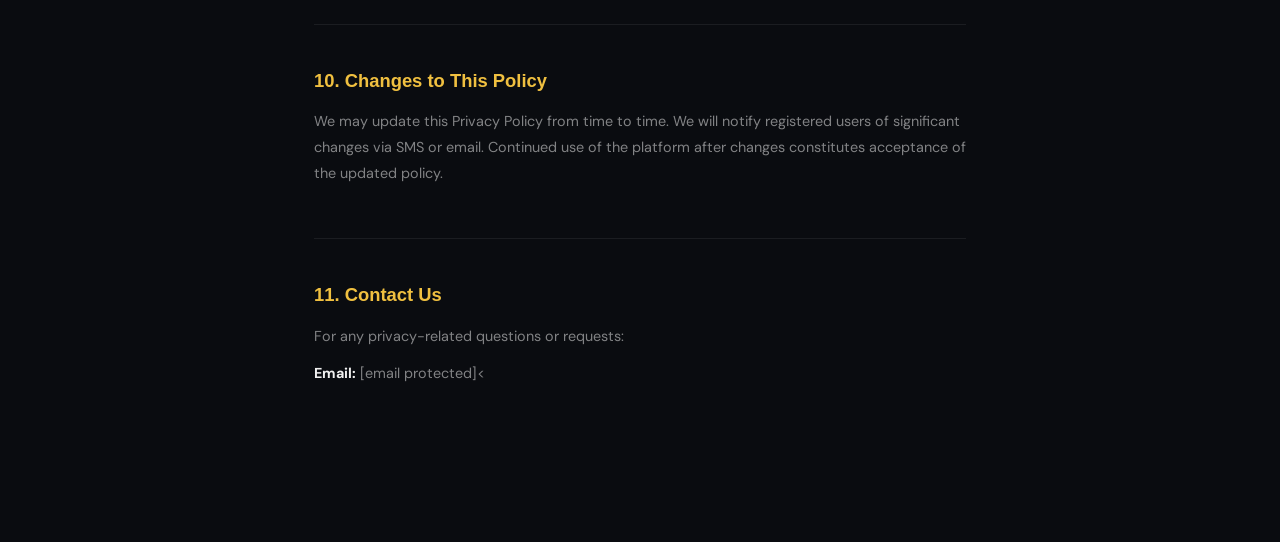
<file: privacy.html>
<!DOCTYPE html>
<html lang="en">
<head>
<meta charset="UTF-8"/>
<meta name="viewport" content="width=device-width,initial-scale=1.0"/>
<title>Privacy Policy — Saxo Bank</title>
<link rel="icon" href="favicon.svg" type="image/svg+xml"/>
<link href="https://fonts.googleapis.com/css2?family=Syne:wght@400;600;700;800&family=DM+Sans:wght@300;400;500&display=swap" rel="stylesheet"/>
<style>
:root{--bg:#0a0c10;--surface:#111318;--surface2:#181c23;--border:rgba(255,255,255,0.07);--accent:#f0c040;--accent2:#e0a820;--text:#f0f0f0;--dim:rgba(240,240,240,0.52);}
*,*::before,*::after{box-sizing:border-box;margin:0;padding:0;}
body{font-family:'DM Sans',sans-serif;background:var(--bg);color:var(--text);line-height:1.7;}
h1,h2,h3,h4,nav{font-family:Inter,sans-serif;}
a{text-decoration:none;color:inherit;}
nav{position:fixed;top:0;left:0;right:0;z-index:100;display:flex;align-items:center;justify-content:space-between;padding:1rem 5%;background:rgba(10,12,16,0.95);backdrop-filter:blur(12px);border-bottom:1px solid var(--border);}
.logo-mark{display:inline-flex;align-items:center;gap:.6rem;}
.logo-name{font-family:Inter,sans-serif;font-size:1.2rem;font-weight:800;letter-spacing:-.02em;}
.logo-name em{font-style:normal;color:var(--accent);}
.nav-links{display:flex;align-items:center;gap:2rem;}
.nav-links a{font-size:.9rem;color:var(--dim);transition:color .2s;}
.nav-links a:hover,.nav-links a.active{color:var(--accent);}
.nav-cta{background:var(--accent);color:#000;padding:.55rem 1.3rem;border-radius:7px;font-family:Inter,sans-serif;font-weight:700;font-size:.88rem;}
.page-hero{padding:8rem 5% 3rem;text-align:center;border-bottom:1px solid var(--border);}
.page-hero h1{font-size:clamp(1.8rem,4vw,2.6rem);font-weight:800;letter-spacing:-.03em;margin-bottom:.6rem;}
.page-hero h1 em{font-style:normal;color:var(--accent);}
.page-hero p{color:var(--dim);font-size:.88rem;}
.content{max-width:780px;margin:0 auto;padding:4rem 5%;}
.section{margin-bottom:2.5rem;padding-bottom:2.5rem;border-bottom:1px solid var(--border);}
.section:last-child{border-bottom:none;}
.section h2{font-size:1.15rem;font-weight:700;margin-bottom:.85rem;color:var(--accent);}
.section p{color:var(--dim);font-size:.9rem;margin-bottom:.7rem;line-height:1.8;}
.section ul{color:var(--dim);font-size:.9rem;padding-left:1.3rem;margin-bottom:.7rem;}
.section ul li{margin-bottom:.4rem;line-height:1.7;}
.section strong{color:var(--text);}
.last-updated{background:var(--surface);border:1px solid var(--border);border-radius:8px;padding:.7rem 1rem;margin-bottom:2rem;font-size:.8rem;color:var(--dim);}
.highlight-box{background:rgba(240,192,64,.07);border:1px solid rgba(240,192,64,.2);border-radius:10px;padding:1rem 1.2rem;margin:1rem 0;font-size:.88rem;color:var(--dim);}
.highlight-box strong{color:var(--accent);}
footer{background:var(--surface);border-top:1px solid var(--border);padding:2rem 5%;text-align:center;font-size:.82rem;color:var(--dim);}
footer a{color:var(--accent);}
</style>
</head>
<body>

<nav>
  <div class="logo-mark">
    <svg viewBox="0 0 64 64" width="30" height="30" xmlns="http://www.w3.org/2000/svg">
      <rect width="64" height="64" rx="10" fill="#0a0c10"/>
      <rect x="8" y="40" width="10" height="16" rx="2" fill="#c89a20"/>
      <rect x="22" y="28" width="10" height="28" rx="2" fill="#e0b030"/>
      <rect x="36" y="14" width="10" height="42" rx="2" fill="#f0c040"/>
      <polygon points="41,6 54,20 41,34 28,20" fill="#f0c040"/>
      <polygon points="41,12 50,20 41,28 32,20" fill="#0a0c10" opacity="0.6"/>
    </svg>
    <span class="logo-name">Saxo Bank <em>GH</em></span>
  </div>
  <div class="nav-links">
    <a href="index.html">Home</a>
    <a href="about.html">About</a>
    <a href="terms.html">Terms</a>
    <a href="privacy.html" class="active">Privacy</a>
    <a href="dashboard.html" class="nav-cta">Get Started</a>
  </div>
</nav>

<div class="page-hero">
  <h1>Privacy <em>Policy</em></h1>
  <p>How we collect, use, and protect your personal information.</p>
</div>

<div class="content">
  <div class="last-updated">📅 Last updated: March 2025</div>

  <div class="highlight-box">
    <strong>Summary:</strong> We collect only what we need to run your account. We never sell your data to third parties. Your information stays in Ghana.
  </div>

  <div class="section">
    <h2>1. Who We Are</h2>
    <p>Saxo Bank is a Ghana-based investment platform. This Privacy Policy explains how we collect, use, and protect your personal data when you use our platform at saxo-bank-gh.netlify.app (or our custom domain).</p>
    <p><strong>Contact:</strong> <a href="/cdn-cgi/l/email-protection" class="__cf_email__" data-cfemail="6615131616091412260f0810031512161409010e4805090b">[email&#160;protected]</a> — Accra, Ghana</p>
  </div>

  <div class="section">
    <h2>2. Information We Collect</h2>
    <p>When you register and use Saxo Bank, we collect:</p>
    <ul>
      <li><strong>Full name</strong> — to identify your account</li>
      <li><strong>Mobile phone number</strong> — used as your account ID and for MoMo transactions</li>
      <li><strong>Email address</strong> — optional, used for account communications</li>
      <li><strong>Password</strong> — stored securely to protect your account</li>
      <li><strong>MoMo number</strong> — used for deposit and withdrawal processing</li>
      <li><strong>Transaction history</strong> — deposits, withdrawals, investments, profits</li>
      <li><strong>Device information</strong> — browser type, for security purposes</li>
    </ul>
  </div>

  <div class="section">
    <h2>3. How We Use Your Information</h2>
    <p>We use your information to:</p>
    <ul>
      <li>Create and manage your investment account</li>
      <li>Process your deposits and withdrawals via MoMo</li>
      <li>Credit daily profits to your balance</li>
      <li>Send you important account notifications via SMS</li>
      <li>Process referral bonuses</li>
      <li>Respond to your support messages</li>
      <li>Prevent fraud and protect all users</li>
      <li>Comply with applicable laws in Ghana</li>
    </ul>
  </div>

  <div class="section">
    <h2>4. Data Storage</h2>
    <p>Your data is stored securely using <strong>Google Firebase Firestore</strong>, a globally trusted cloud database service. Data is encrypted in transit and at rest.</p>
    <p>We retain your account data for as long as your account is active. If your account is deleted, your personal information is removed from our active database within 30 days.</p>
  </div>

  <div class="section">
    <h2>5. Data Sharing</h2>
    <p>We do <strong>not</strong> sell, rent, or share your personal data with third parties for marketing purposes.</p>
    <p>We only share your information with:</p>
    <ul>
      <li><strong>MTN Ghana / Telecel Ghana</strong> — solely for processing your MoMo transactions</li>
      <li><strong>Arkesel</strong> — our SMS provider, for sending you account notifications</li>
      <li><strong>EmailJS</strong> — for sending email communications to our admin</li>
      <li><strong>Law enforcement</strong> — if required by Ghanaian law</li>
    </ul>
  </div>

  <div class="section">
    <h2>6. Your Rights</h2>
    <p>You have the right to:</p>
    <ul>
      <li>Access the personal information we hold about you</li>
      <li>Request correction of inaccurate information</li>
      <li>Request deletion of your account and personal data</li>
      <li>Withdraw consent for communications at any time</li>
    </ul>
    <p>To exercise these rights, contact us at <a href="/cdn-cgi/l/email-protection" class="__cf_email__" data-cfemail="1d6e686d6d726f695d74736b786e696d6f727a75337e7270">[email&#160;protected]</a>.</p>
  </div>

  <div class="section">
    <h2>7. Security</h2>
    <p>We take the security of your data seriously. We use:</p>
    <ul>
      <li>HTTPS encryption for all data in transit</li>
      <li>Google Firebase security rules to restrict data access</li>
      <li>Password protection on all accounts</li>
      <li>Manual verification of all deposits before crediting</li>
    </ul>
    <p>However, no system is 100% secure. We encourage you to use a strong password and never share your account details with anyone.</p>
  </div>

  <div class="section">
    <h2>8. Cookies</h2>
    <p>Saxo Bank does not use tracking cookies. We use browser localStorage only to remember your login session and preferences (such as your last visited page). This data stays on your device and is never sent to third parties.</p>
  </div>

  <div class="section">
    <h2>9. Children's Privacy</h2>
    <p>Saxo Bank is not intended for users under the age of 18. We do not knowingly collect personal information from minors. If we discover that a minor has registered, we will immediately delete their account.</p>
  </div>

  <div class="section">
    <h2>10. Changes to This Policy</h2>
    <p>We may update this Privacy Policy from time to time. We will notify registered users of significant changes via SMS or email. Continued use of the platform after changes constitutes acceptance of the updated policy.</p>
  </div>

  <div class="section">
    <h2>11. Contact Us</h2>
    <p>For any privacy-related questions or requests:</p>
    <p><strong>Email:</strong> <a href="/cdn-cgi/l/email-protection" class="__cf_email__" data-cfemail="b4c7c1c4c4dbc6c0f4dddac2d1c7c0c4c6dbd3dc9ad7dbd9">[email&#160;protected]</a><
</file>
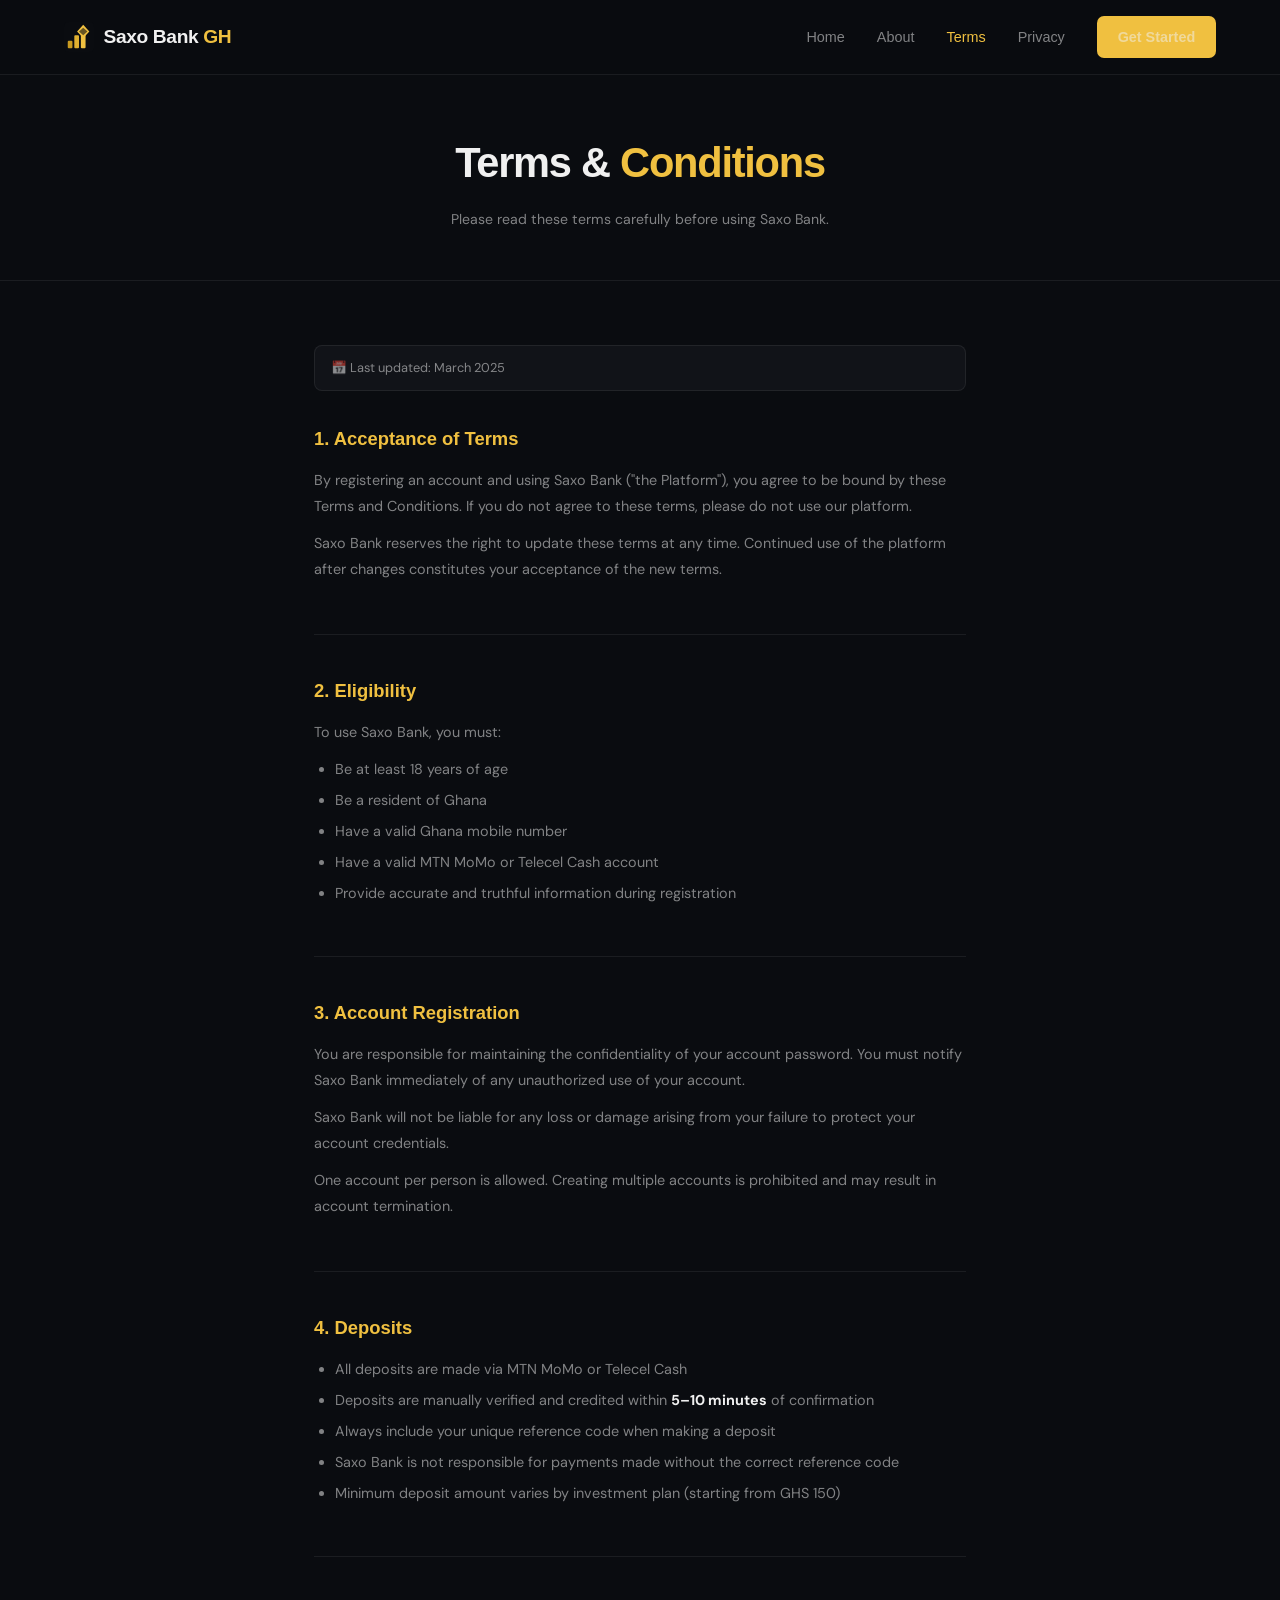
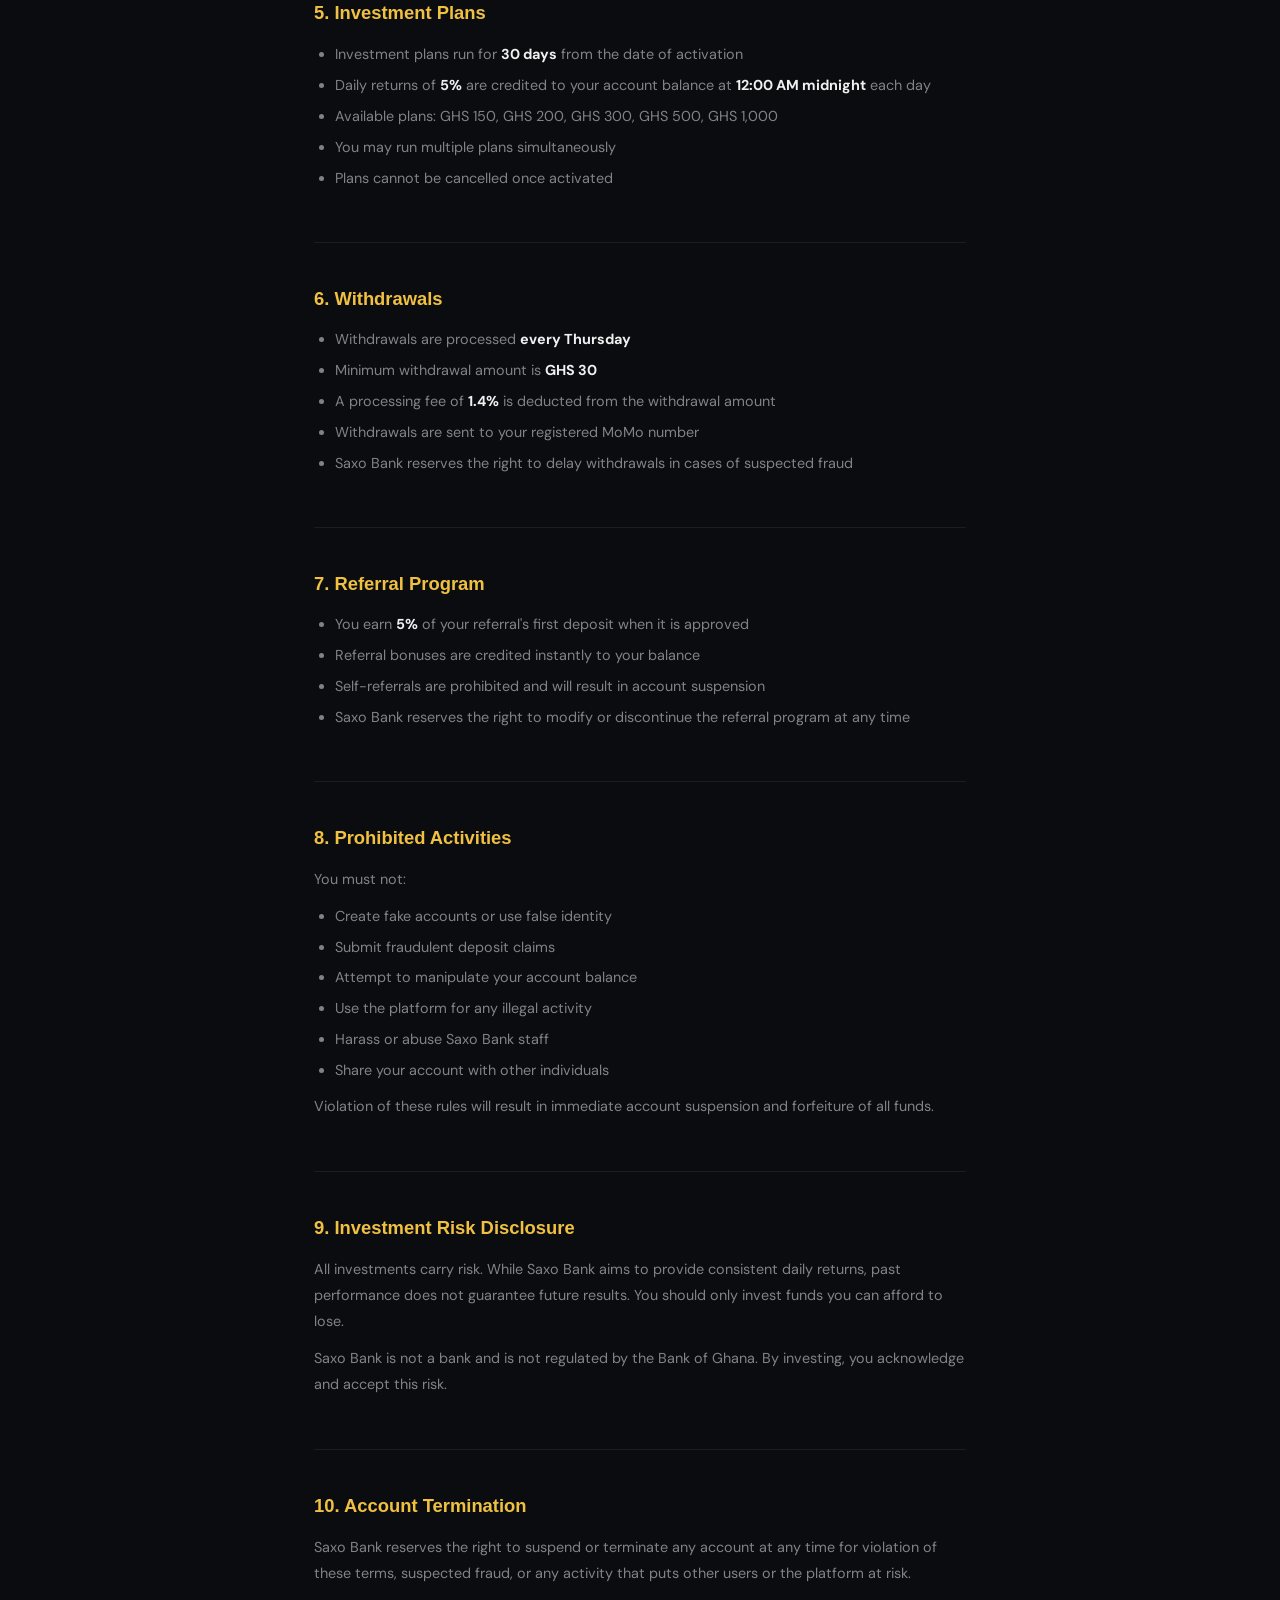
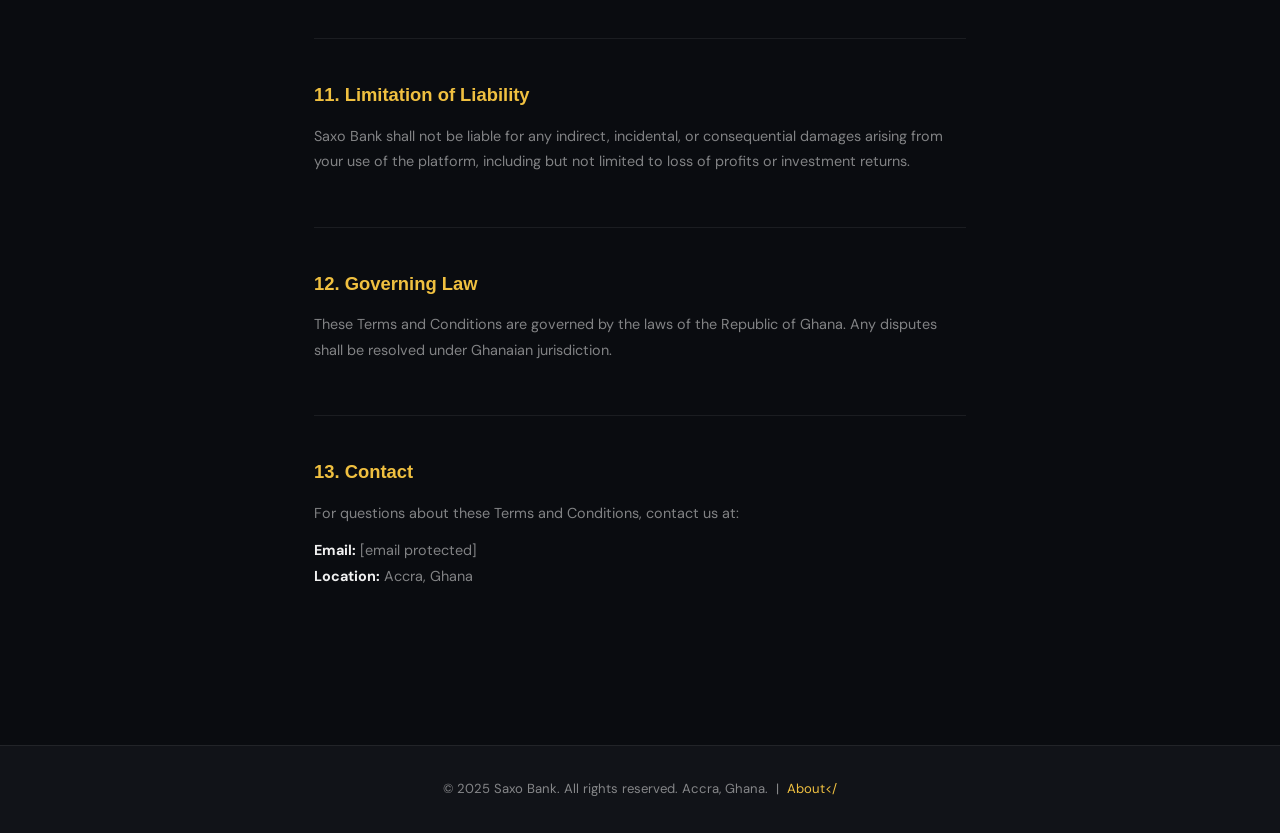
<file: terms.html>
<!DOCTYPE html>
<html lang="en">
<head>
<meta charset="UTF-8"/>
<meta name="viewport" content="width=device-width,initial-scale=1.0"/>
<title>Terms & Conditions — Saxo Bank</title>
<link rel="icon" href="favicon.svg" type="image/svg+xml"/>
<link href="https://fonts.googleapis.com/css2?family=Syne:wght@400;600;700;800&family=DM+Sans:wght@300;400;500&display=swap" rel="stylesheet"/>
<style>
:root{--bg:#0a0c10;--surface:#111318;--surface2:#181c23;--border:rgba(255,255,255,0.07);--accent:#f0c040;--accent2:#e0a820;--text:#f0f0f0;--dim:rgba(240,240,240,0.52);}
*,*::before,*::after{box-sizing:border-box;margin:0;padding:0;}
body{font-family:'DM Sans',sans-serif;background:var(--bg);color:var(--text);line-height:1.7;}
h1,h2,h3,h4,nav{font-family:Inter,sans-serif;}
a{text-decoration:none;color:inherit;}
nav{position:fixed;top:0;left:0;right:0;z-index:100;display:flex;align-items:center;justify-content:space-between;padding:1rem 5%;background:rgba(10,12,16,0.95);backdrop-filter:blur(12px);border-bottom:1px solid var(--border);}
.logo-mark{display:inline-flex;align-items:center;gap:.6rem;}
.logo-name{font-family:Inter,sans-serif;font-size:1.2rem;font-weight:800;letter-spacing:-.02em;}
.logo-name em{font-style:normal;color:var(--accent);}
.nav-links{display:flex;align-items:center;gap:2rem;}
.nav-links a{font-size:.9rem;color:var(--dim);transition:color .2s;}
.nav-links a:hover,.nav-links a.active{color:var(--accent);}
.nav-cta{background:var(--accent);color:#000;padding:.55rem 1.3rem;border-radius:7px;font-family:Inter,sans-serif;font-weight:700;font-size:.88rem;}
.page-hero{padding:8rem 5% 3rem;text-align:center;border-bottom:1px solid var(--border);}
.page-hero h1{font-size:clamp(1.8rem,4vw,2.6rem);font-weight:800;letter-spacing:-.03em;margin-bottom:.6rem;}
.page-hero h1 em{font-style:normal;color:var(--accent);}
.page-hero p{color:var(--dim);font-size:.88rem;}
.content{max-width:780px;margin:0 auto;padding:4rem 5%;}
.section{margin-bottom:2.5rem;padding-bottom:2.5rem;border-bottom:1px solid var(--border);}
.section:last-child{border-bottom:none;}
.section h2{font-size:1.15rem;font-weight:700;margin-bottom:.85rem;color:var(--accent);}
.section p{color:var(--dim);font-size:.9rem;margin-bottom:.7rem;line-height:1.8;}
.section ul{color:var(--dim);font-size:.9rem;padding-left:1.3rem;margin-bottom:.7rem;}
.section ul li{margin-bottom:.4rem;line-height:1.7;}
.section strong{color:var(--text);}
.last-updated{background:var(--surface);border:1px solid var(--border);border-radius:8px;padding:.7rem 1rem;margin-bottom:2rem;font-size:.8rem;color:var(--dim);}
footer{background:var(--surface);border-top:1px solid var(--border);padding:2rem 5%;text-align:center;font-size:.82rem;color:var(--dim);}
footer a{color:var(--accent);}
</style>
</head>
<body>

<nav>
  <div class="logo-mark">
    <svg viewBox="0 0 64 64" width="30" height="30" xmlns="http://www.w3.org/2000/svg">
      <rect width="64" height="64" rx="10" fill="#0a0c10"/>
      <rect x="8" y="40" width="10" height="16" rx="2" fill="#c89a20"/>
      <rect x="22" y="28" width="10" height="28" rx="2" fill="#e0b030"/>
      <rect x="36" y="14" width="10" height="42" rx="2" fill="#f0c040"/>
      <polygon points="41,6 54,20 41,34 28,20" fill="#f0c040"/>
      <polygon points="41,12 50,20 41,28 32,20" fill="#0a0c10" opacity="0.6"/>
    </svg>
    <span class="logo-name">Saxo Bank <em>GH</em></span>
  </div>
  <div class="nav-links">
    <a href="index.html">Home</a>
    <a href="about.html">About</a>
    <a href="terms.html" class="active">Terms</a>
    <a href="privacy.html">Privacy</a>
    <a href="dashboard.html" class="nav-cta">Get Started</a>
  </div>
</nav>

<div class="page-hero">
  <h1>Terms &amp; <em>Conditions</em></h1>
  <p>Please read these terms carefully before using Saxo Bank.</p>
</div>

<div class="content">
  <div class="last-updated">📅 Last updated: March 2025</div>

  <div class="section">
    <h2>1. Acceptance of Terms</h2>
    <p>By registering an account and using Saxo Bank ("the Platform"), you agree to be bound by these Terms and Conditions. If you do not agree to these terms, please do not use our platform.</p>
    <p>Saxo Bank reserves the right to update these terms at any time. Continued use of the platform after changes constitutes your acceptance of the new terms.</p>
  </div>

  <div class="section">
    <h2>2. Eligibility</h2>
    <p>To use Saxo Bank, you must:</p>
    <ul>
      <li>Be at least 18 years of age</li>
      <li>Be a resident of Ghana</li>
      <li>Have a valid Ghana mobile number</li>
      <li>Have a valid MTN MoMo or Telecel Cash account</li>
      <li>Provide accurate and truthful information during registration</li>
    </ul>
  </div>

  <div class="section">
    <h2>3. Account Registration</h2>
    <p>You are responsible for maintaining the confidentiality of your account password. You must notify Saxo Bank immediately of any unauthorized use of your account.</p>
    <p>Saxo Bank will not be liable for any loss or damage arising from your failure to protect your account credentials.</p>
    <p>One account per person is allowed. Creating multiple accounts is prohibited and may result in account termination.</p>
  </div>

  <div class="section">
    <h2>4. Deposits</h2>
    <ul>
      <li>All deposits are made via MTN MoMo or Telecel Cash</li>
      <li>Deposits are manually verified and credited within <strong>5–10 minutes</strong> of confirmation</li>
      <li>Always include your unique reference code when making a deposit</li>
      <li>Saxo Bank is not responsible for payments made without the correct reference code</li>
      <li>Minimum deposit amount varies by investment plan (starting from GHS 150)</li>
    </ul>
  </div>

  <div class="section">
    <h2>5. Investment Plans</h2>
    <ul>
      <li>Investment plans run for <strong>30 days</strong> from the date of activation</li>
      <li>Daily returns of <strong>5%</strong> are credited to your account balance at <strong>12:00 AM midnight</strong> each day</li>
      <li>Available plans: GHS 150, GHS 200, GHS 300, GHS 500, GHS 1,000</li>
      <li>You may run multiple plans simultaneously</li>
      <li>Plans cannot be cancelled once activated</li>
    </ul>
  </div>

  <div class="section">
    <h2>6. Withdrawals</h2>
    <ul>
      <li>Withdrawals are processed <strong>every Thursday</strong></li>
      <li>Minimum withdrawal amount is <strong>GHS 30</strong></li>
      <li>A processing fee of <strong>1.4%</strong> is deducted from the withdrawal amount</li>
      <li>Withdrawals are sent to your registered MoMo number</li>
      <li>Saxo Bank reserves the right to delay withdrawals in cases of suspected fraud</li>
    </ul>
  </div>

  <div class="section">
    <h2>7. Referral Program</h2>
    <ul>
      <li>You earn <strong>5%</strong> of your referral's first deposit when it is approved</li>
      <li>Referral bonuses are credited instantly to your balance</li>
      <li>Self-referrals are prohibited and will result in account suspension</li>
      <li>Saxo Bank reserves the right to modify or discontinue the referral program at any time</li>
    </ul>
  </div>

  <div class="section">
    <h2>8. Prohibited Activities</h2>
    <p>You must not:</p>
    <ul>
      <li>Create fake accounts or use false identity</li>
      <li>Submit fraudulent deposit claims</li>
      <li>Attempt to manipulate your account balance</li>
      <li>Use the platform for any illegal activity</li>
      <li>Harass or abuse Saxo Bank staff</li>
      <li>Share your account with other individuals</li>
    </ul>
    <p>Violation of these rules will result in immediate account suspension and forfeiture of all funds.</p>
  </div>

  <div class="section">
    <h2>9. Investment Risk Disclosure</h2>
    <p>All investments carry risk. While Saxo Bank aims to provide consistent daily returns, past performance does not guarantee future results. You should only invest funds you can afford to lose.</p>
    <p>Saxo Bank is not a bank and is not regulated by the Bank of Ghana. By investing, you acknowledge and accept this risk.</p>
  </div>

  <div class="section">
    <h2>10. Account Termination</h2>
    <p>Saxo Bank reserves the right to suspend or terminate any account at any time for violation of these terms, suspected fraud, or any activity that puts other users or the platform at risk.</p>
  </div>

  <div class="section">
    <h2>11. Limitation of Liability</h2>
    <p>Saxo Bank shall not be liable for any indirect, incidental, or consequential damages arising from your use of the platform, including but not limited to loss of profits or investment returns.</p>
  </div>

  <div class="section">
    <h2>12. Governing Law</h2>
    <p>These Terms and Conditions are governed by the laws of the Republic of Ghana. Any disputes shall be resolved under Ghanaian jurisdiction.</p>
  </div>

  <div class="section">
    <h2>13. Contact</h2>
    <p>For questions about these Terms and Conditions, contact us at:</p>
    <p><strong>Email:</strong> <a href="/cdn-cgi/l/email-protection" class="__cf_email__" data-cfemail="0c7f797c7c637e784c65627a697f787c7e636b64226f6361">[email&#160;protected]</a><br/>
    <strong>Location:</strong> Accra, Ghana</p>
  </div>

</div>

<footer>
  <p>© 2025 Saxo Bank. All rights reserved. Accra, Ghana. &nbsp;|&nbsp; <a href="about.html">About</
</file>
